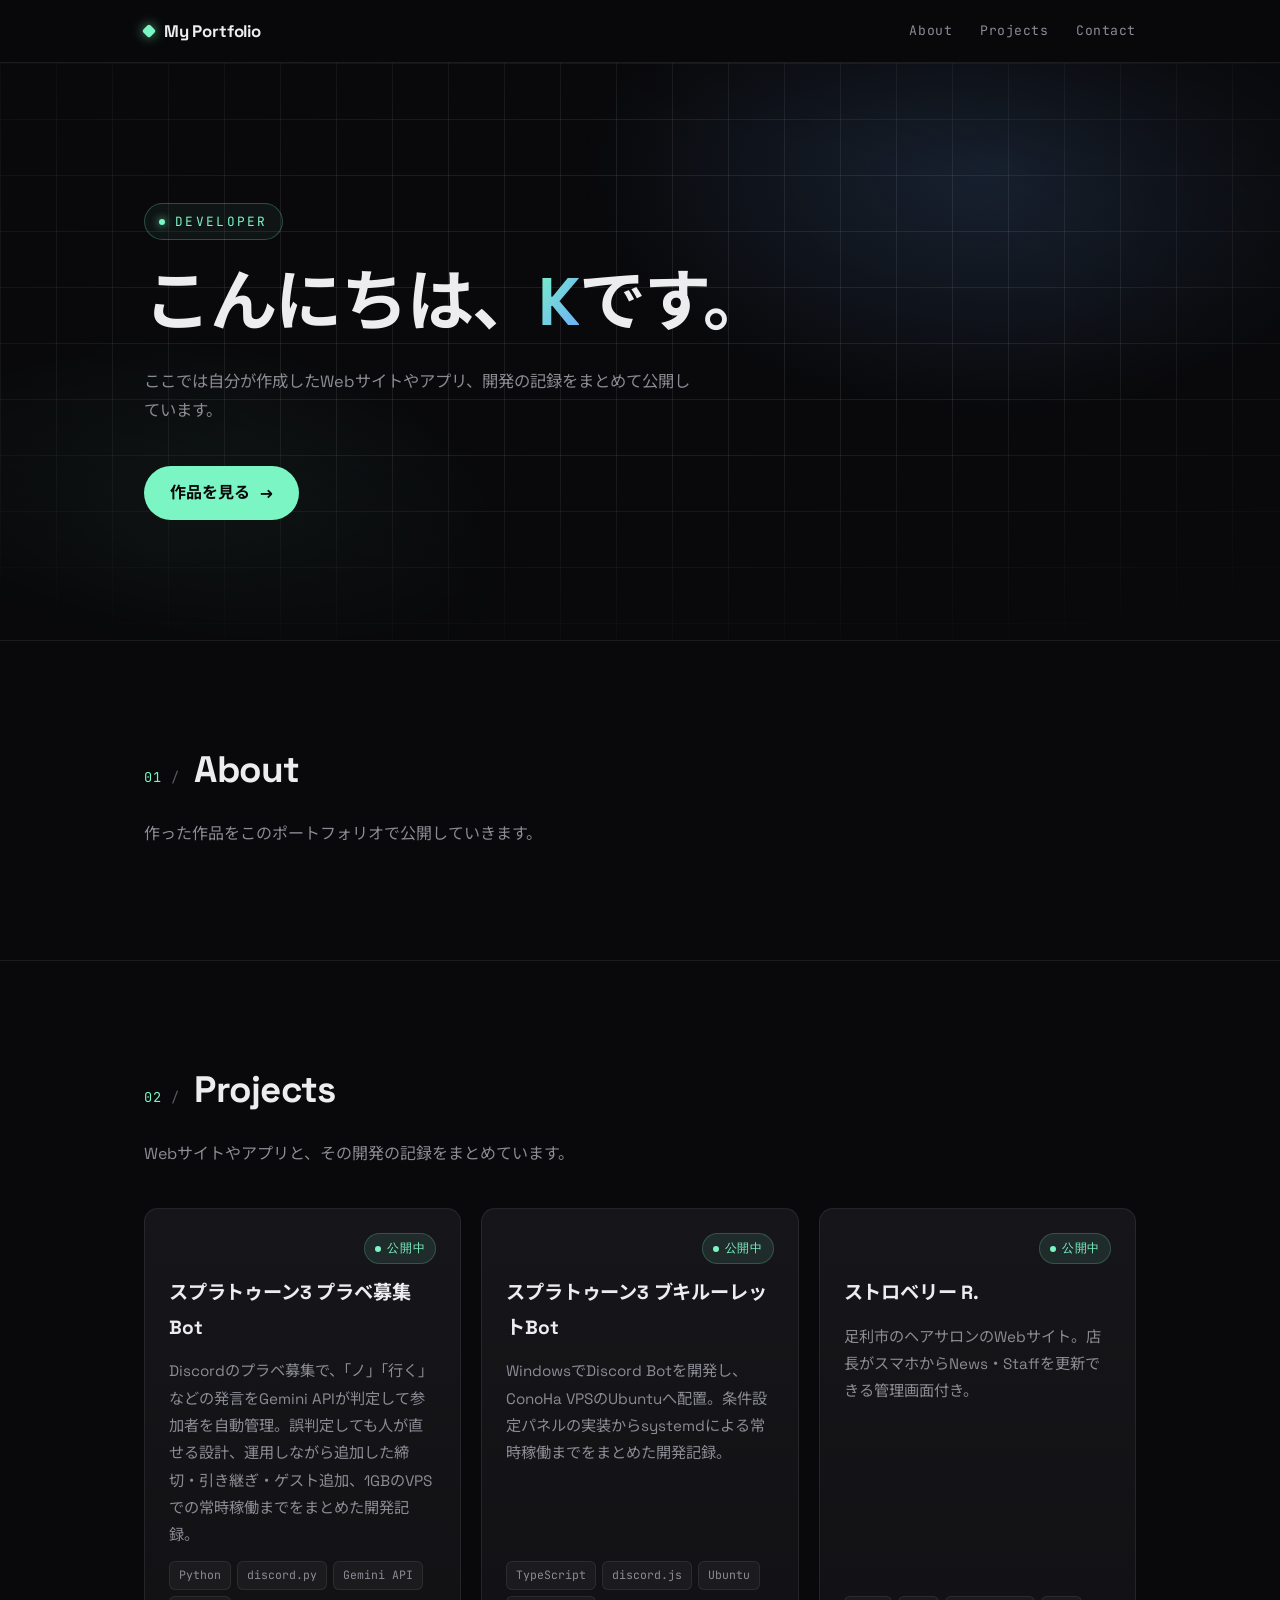
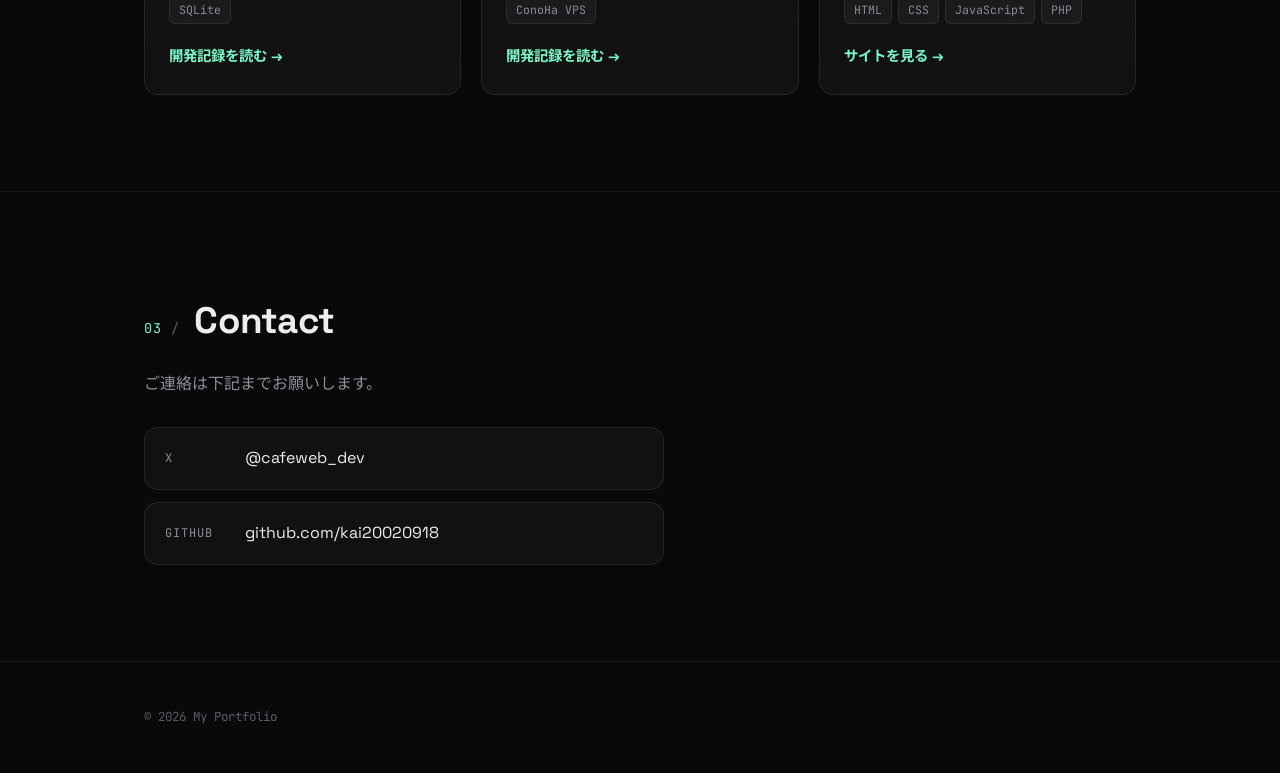
<file: index.html>
<!DOCTYPE html>
<html lang="ja">
<head>
<meta charset="UTF-8">
<meta name="viewport" content="width=device-width, initial-scale=1.0">
<meta name="theme-color" content="#09090b">
<title>Portfolio</title>
<link rel="preconnect" href="https://fonts.googleapis.com">
<link rel="preconnect" href="https://fonts.gstatic.com" crossorigin>
<link href="https://fonts.googleapis.com/css2?family=Space+Grotesk:wght@400;500;700&family=JetBrains+Mono:wght@400;500&family=Noto+Sans+JP:wght@400;500;700&display=swap" rel="stylesheet">
<link rel="stylesheet" href="css/style.css?v=20261002">
<script>
  // 開いたときのフリッカー演出は、1回の訪問（タブを閉じるまで）につき1回だけ
  (function () {
    try {
      if (window.matchMedia("(prefers-reduced-motion: reduce)").matches) return;
      if (sessionStorage.getItem("intro-played")) return;
      sessionStorage.setItem("intro-played", "1");
    } catch (e) {
      return;
    }
    document.documentElement.classList.add("intro");
  })();
</script>
</head>
<body>

<header class="site-header">
  <div class="container header-inner">
    <a href="#top" class="logo"><span class="logo-mark" aria-hidden="true"></span>My Portfolio</a>
    <nav class="nav">
      <a href="#about">About</a>
      <a href="#projects">Projects</a>
      <a href="#contact">Contact</a>
    </nav>
  </div>
</header>

<main>
  <section id="top" class="hero">
    <div class="hero-bg" aria-hidden="true"></div>
    <div class="container">
      <p class="eyebrow"><span class="eyebrow-dot" aria-hidden="true"></span>Developer</p>
      <h1>こんにちは、<span class="accent-text">K</span>です。</h1>
      <p class="hero-lead">
        ここでは自分が作成したWebサイトやアプリ、開発の記録をまとめて公開しています。
      </p>
      <a href="#projects" class="btn">作品を見る <span aria-hidden="true">→</span></a>
    </div>
  </section>

  <section id="about" class="about">
    <div class="container">
      <h2 class="section-title"><span class="section-num">01</span>About</h2>
      <p>
        作った作品をこのポートフォリオで公開していきます。
      </p>
    </div>
  </section>

  <section id="projects" class="projects">
    <div class="container">
      <h2 class="section-title"><span class="section-num">02</span>Projects</h2>
      <p class="section-lead">Webサイトやアプリと、その開発の記録をまとめています。</p>
      <div id="project-list" class="project-grid">
        <!-- Cards are injected by js/main.js from js/projects-data.js -->
      </div>
    </div>
  </section>

  <section id="contact" class="contact">
    <div class="container">
      <h2 class="section-title"><span class="section-num">03</span>Contact</h2>
      <p>ご連絡は下記までお願いします。</p>
      <ul class="contact-list">
        <li><span class="contact-label">X</span><a href="https://x.com/cafeweb_dev" target="_blank" rel="noopener noreferrer">@cafeweb_dev</a></li>
        <li><span class="contact-label">GitHub</span><a href="https://github.com/kai20020918" target="_blank" rel="noopener">github.com/kai20020918</a></li>
      </ul>
    </div>
  </section>
</main>

<footer class="site-footer">
  <div class="container">
    <p>&copy; <span id="year"></span> My Portfolio</p>
  </div>
</footer>

<script src="js/projects-data.js?v=20261017"></script>
<script src="js/main.js?v=20261017"></script>
</body>
</html>
</file>
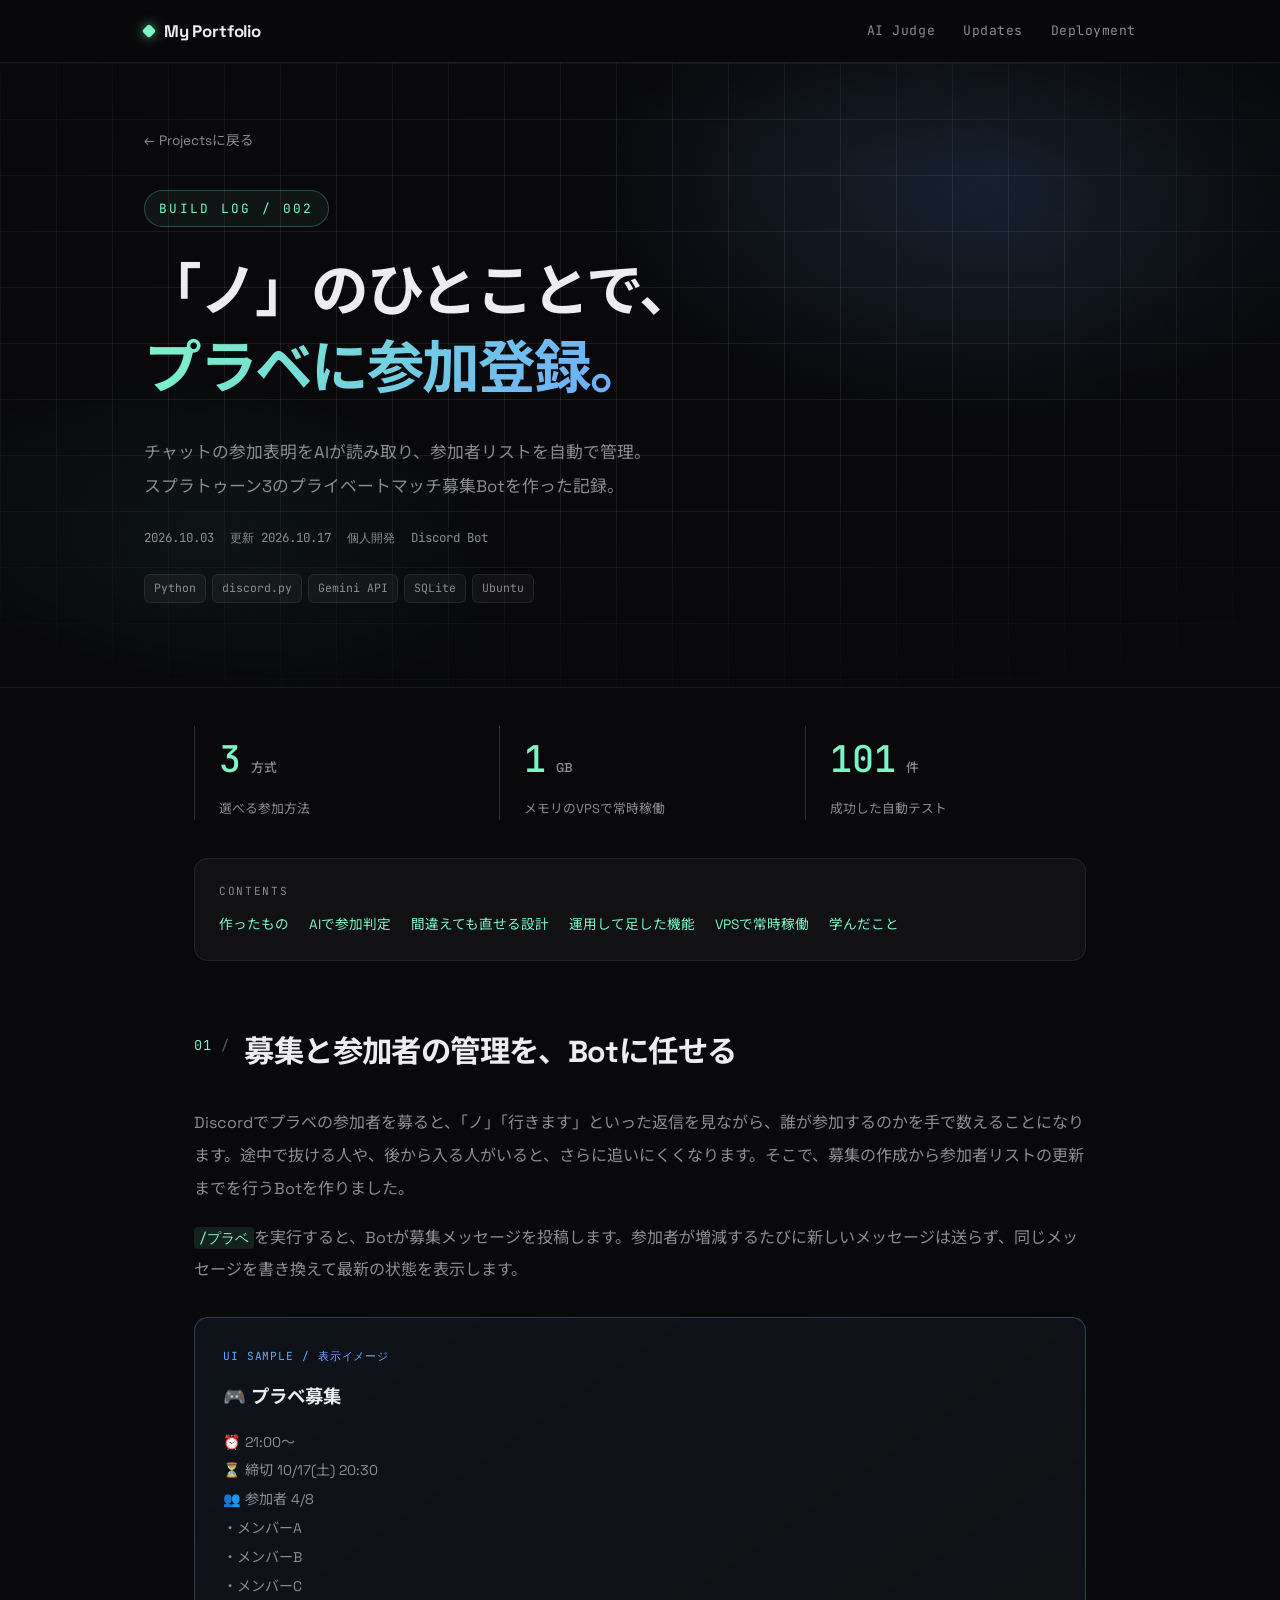
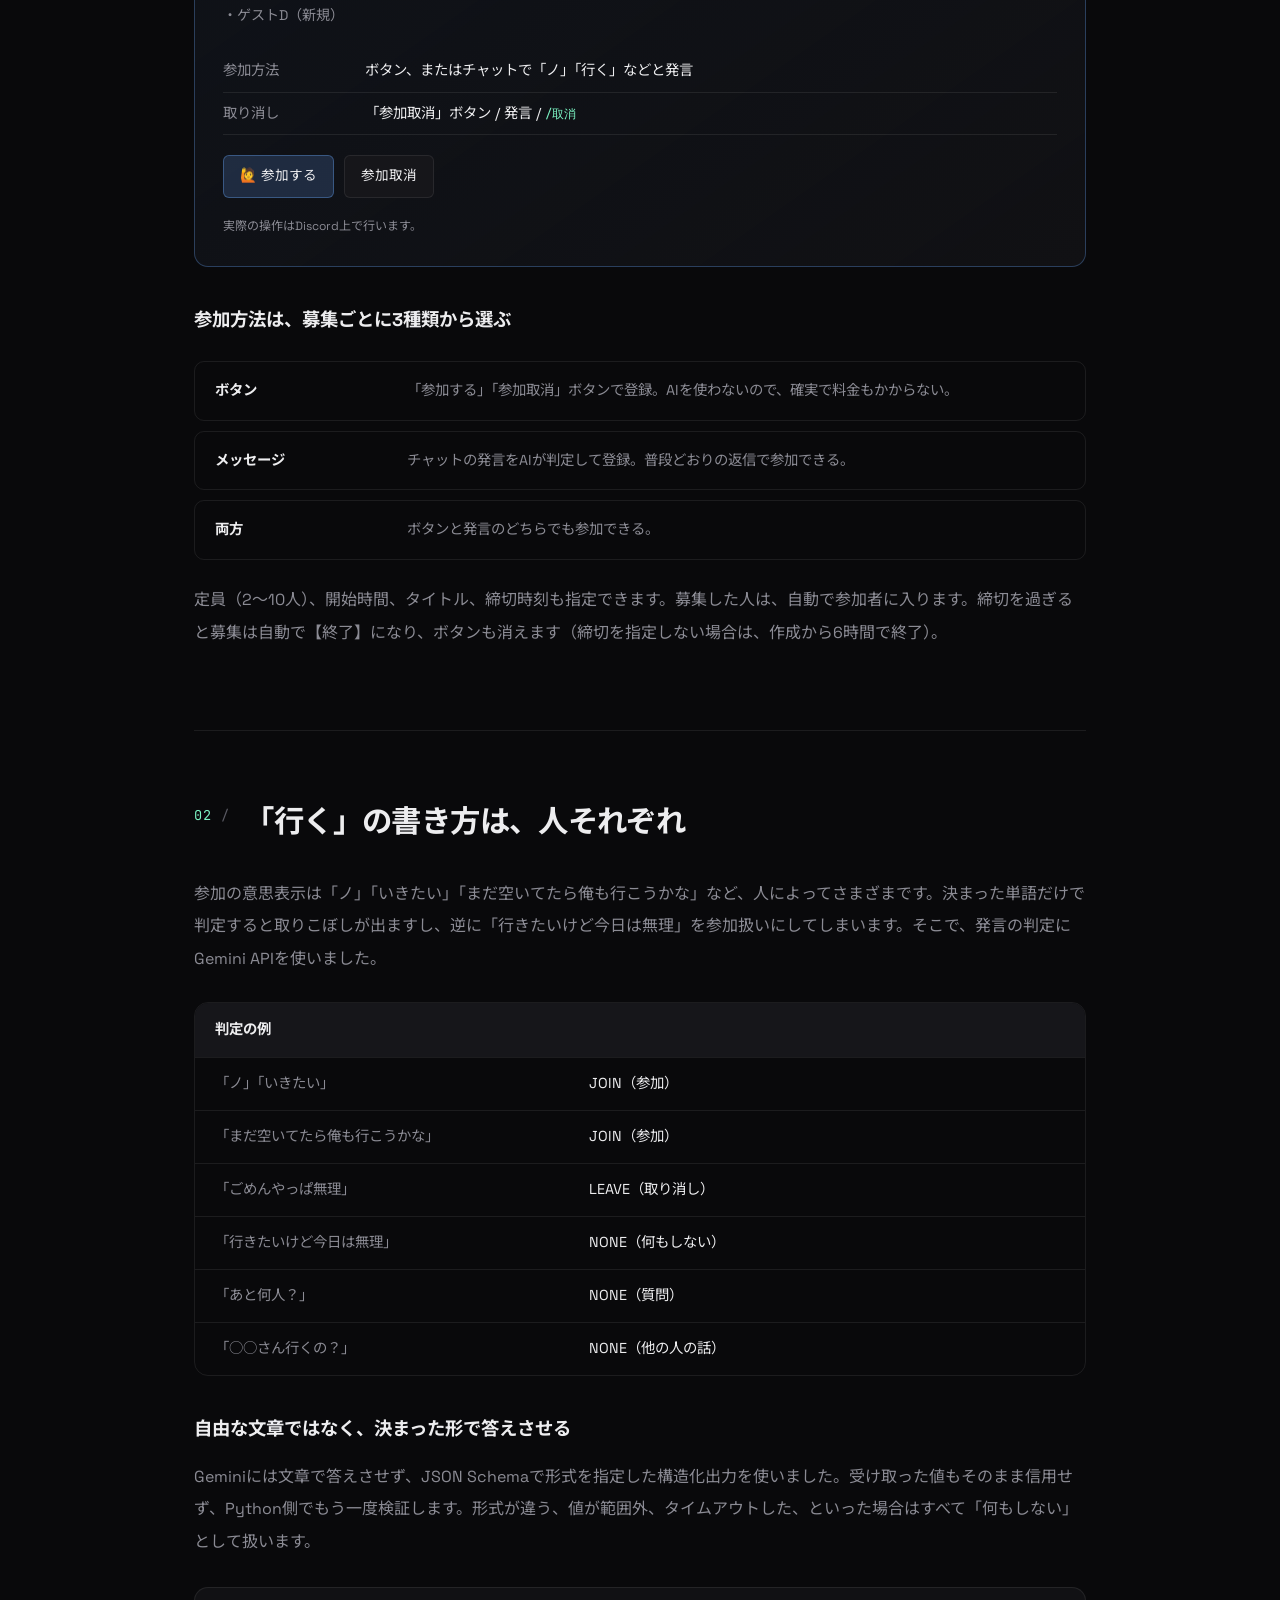
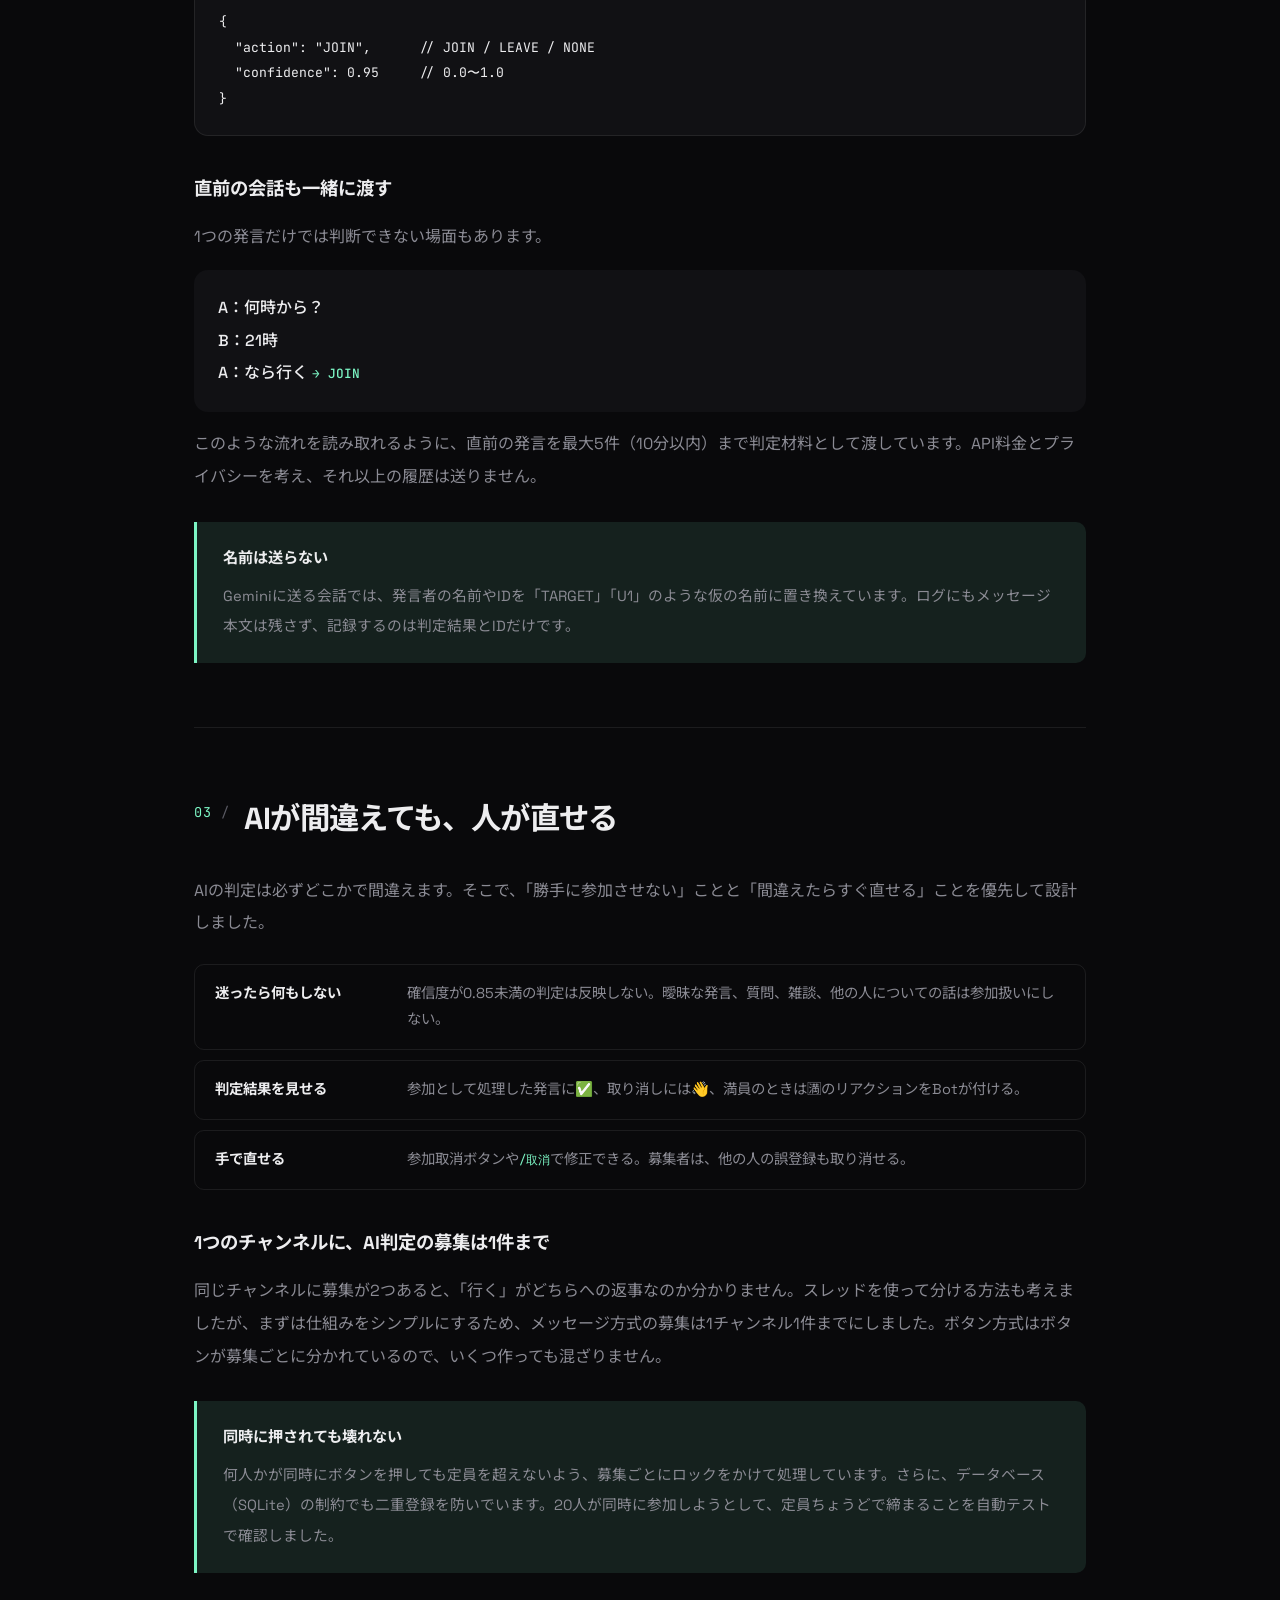
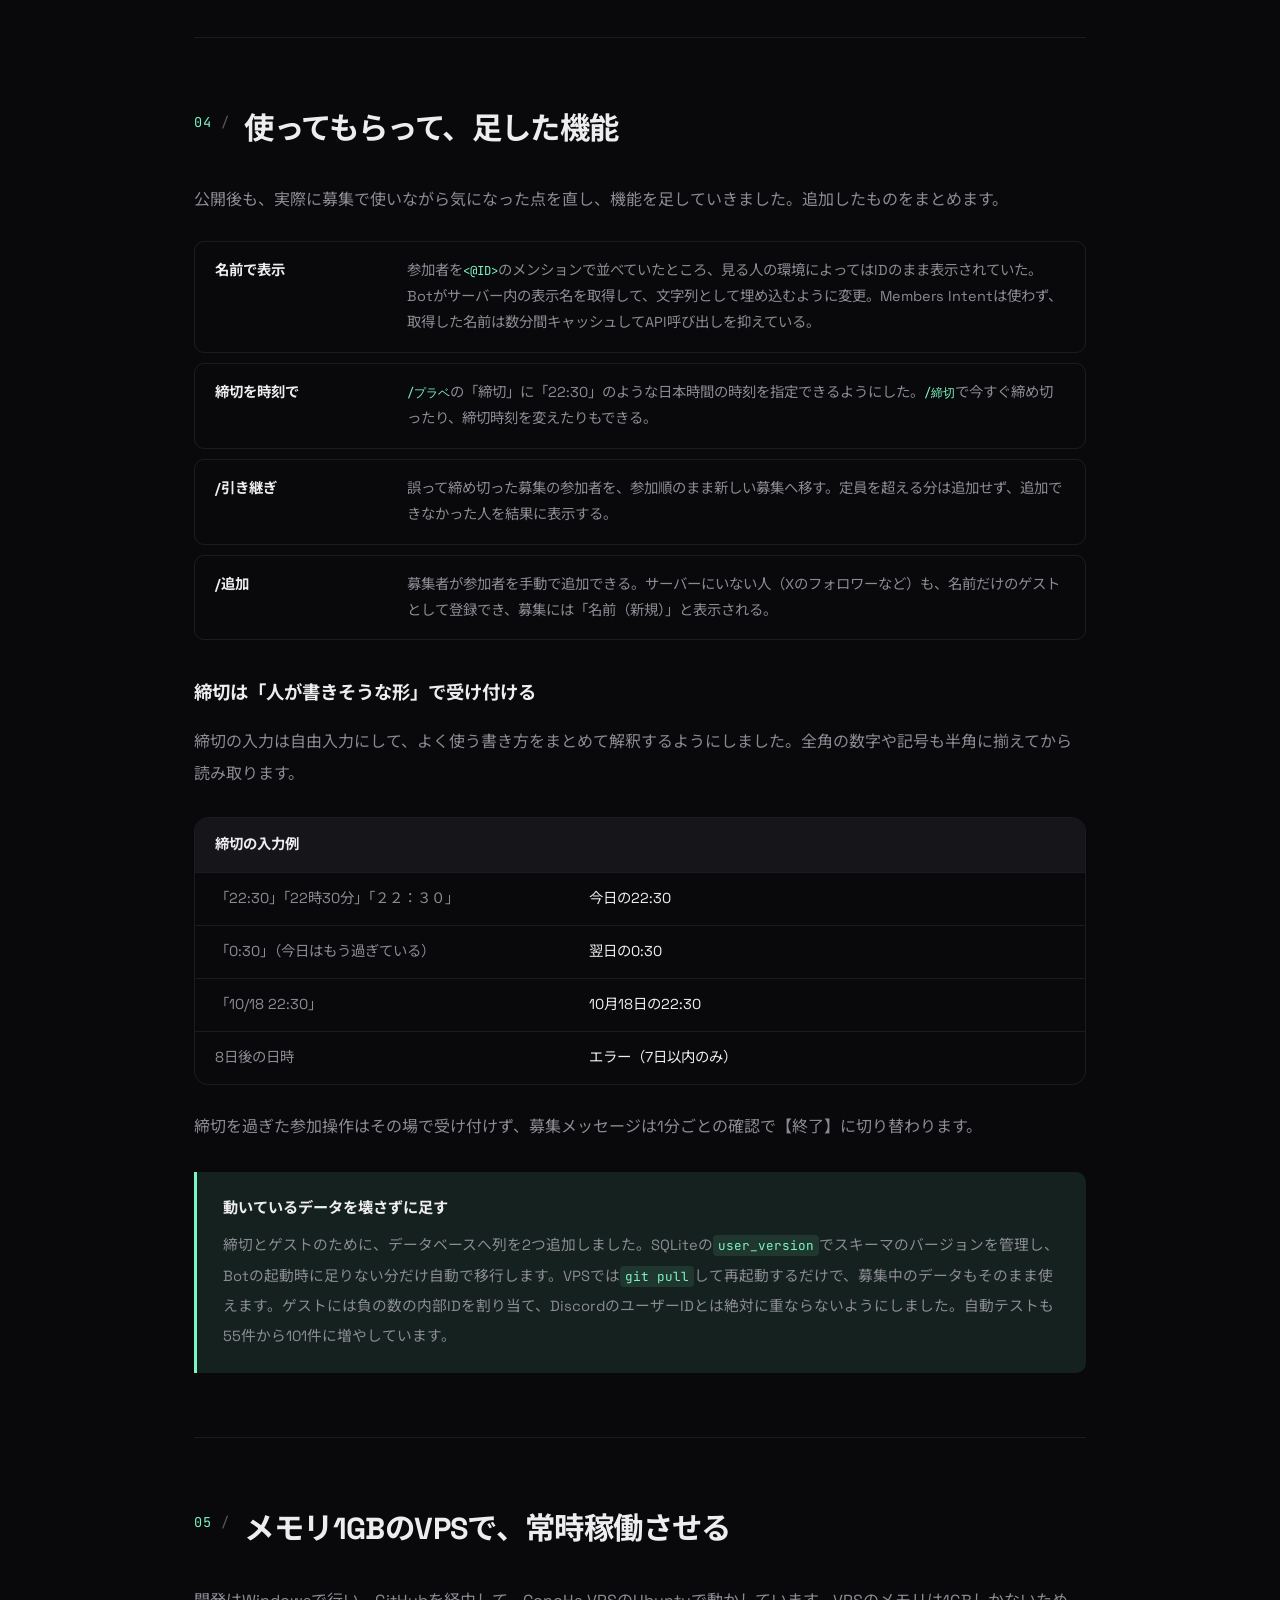
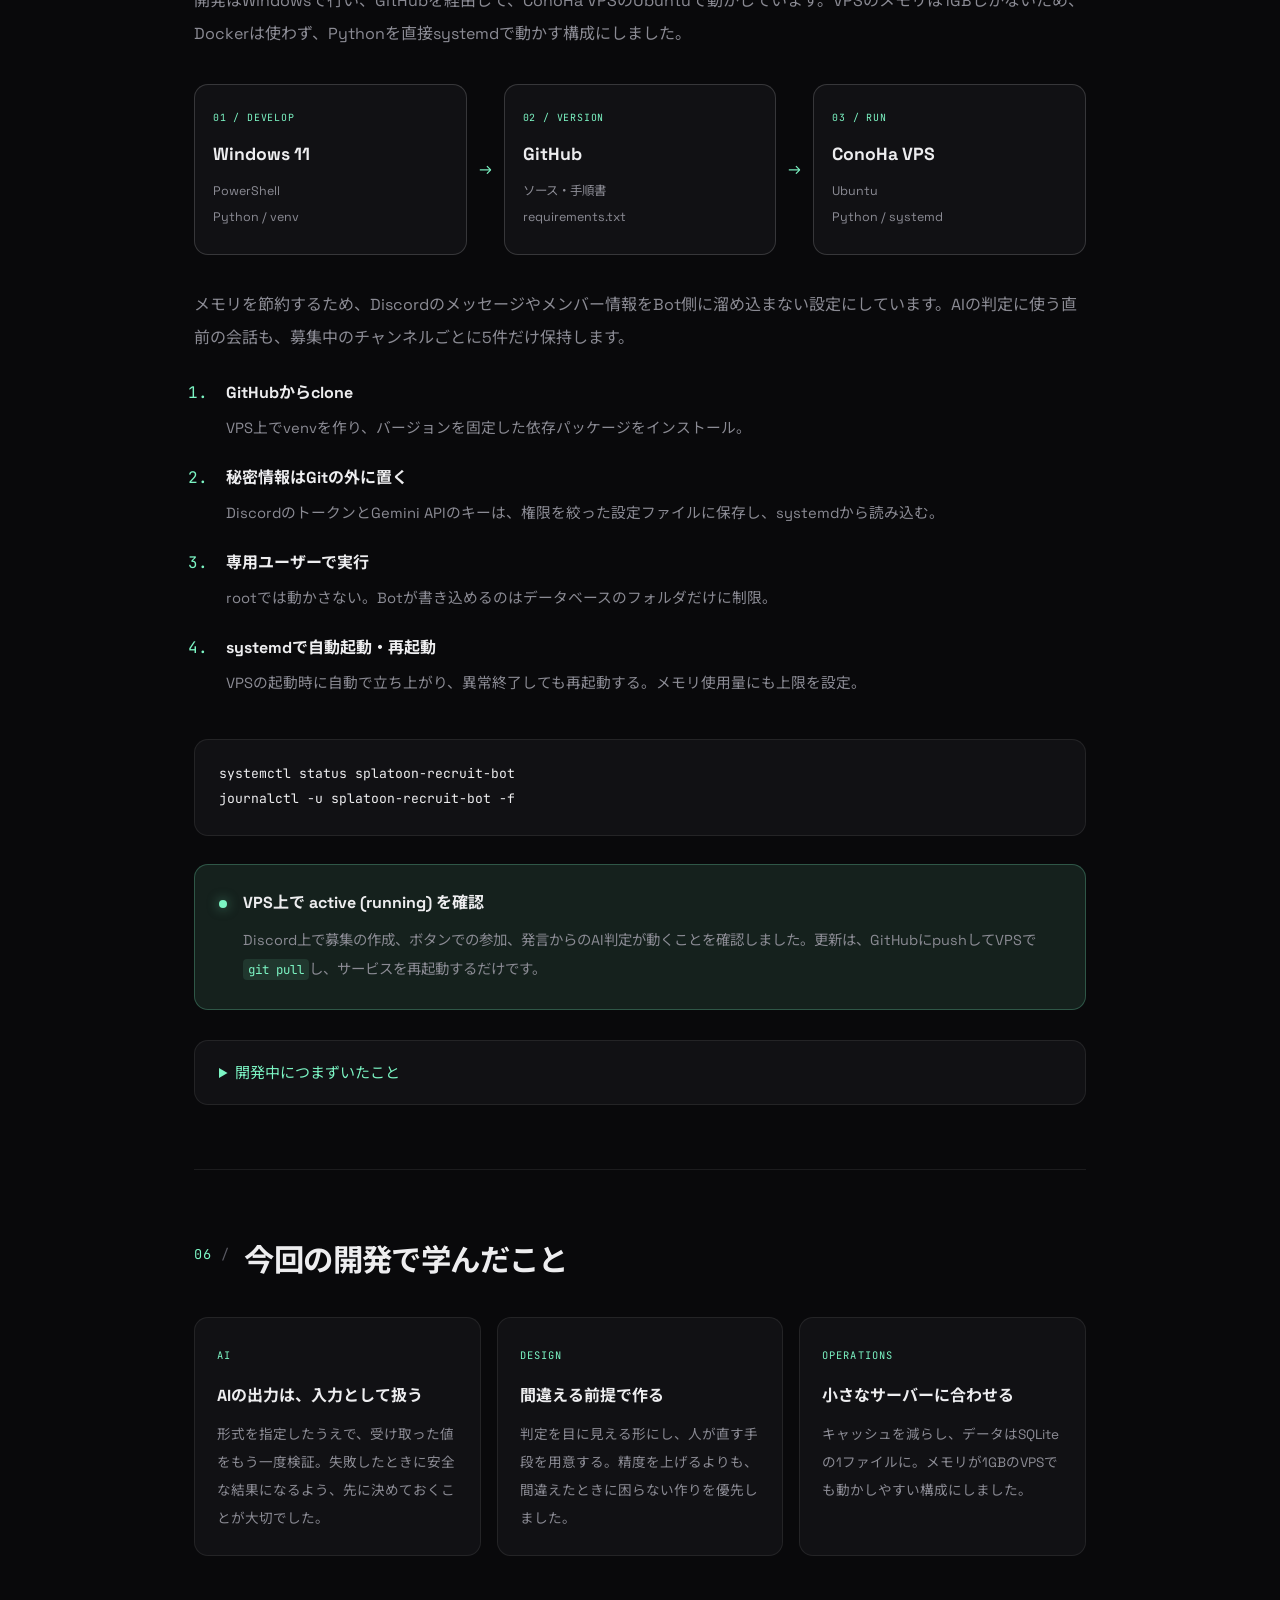
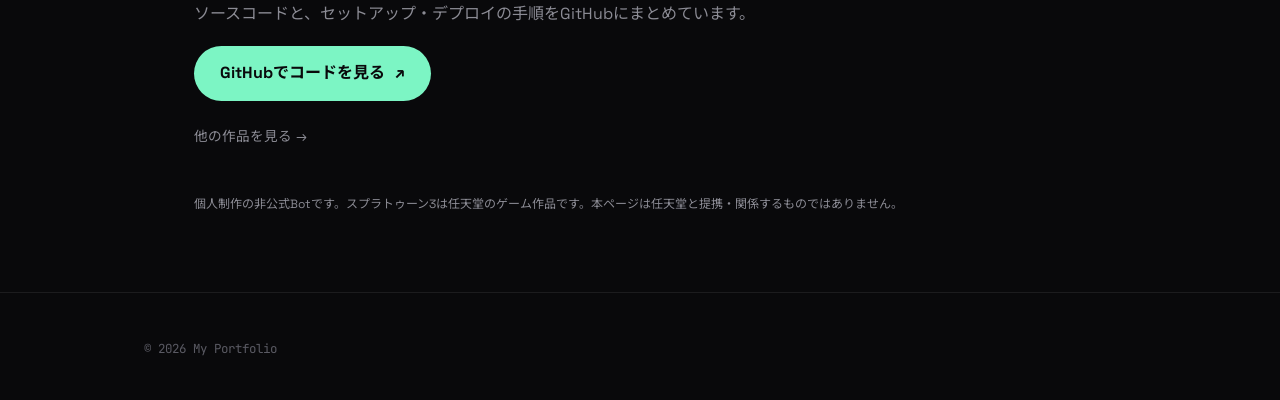
<file: spl3-private/index.html>
<!DOCTYPE html>
<html lang="ja">
<head>
<meta charset="UTF-8">
<meta name="viewport" content="width=device-width, initial-scale=1.0">
<meta name="theme-color" content="#09090b">
<meta name="description" content="スプラトゥーン3のプライベートマッチ募集を管理するDiscord Botの開発記録。Gemini APIによる参加意思の判定、運用しながら追加した締切・引き継ぎ・手動追加、ConoHa VPSのUbuntuとsystemdによる常時稼働まで。">
<title>プラベ募集Bot 開発記録 | My Portfolio</title>
<link rel="preconnect" href="https://fonts.googleapis.com">
<link rel="preconnect" href="https://fonts.gstatic.com" crossorigin>
<link href="https://fonts.googleapis.com/css2?family=Space+Grotesk:wght@400;500;700&family=JetBrains+Mono:wght@400;500&family=Noto+Sans+JP:wght@400;500;700&display=swap" rel="stylesheet">
<link rel="stylesheet" href="../css/style.css?v=20261017">
<link rel="stylesheet" href="../css/roulette-story.css?v=20261017">
</head>
<body class="story-page">
<a class="skip-link" href="#article">本文へ移動</a>
<header class="site-header">
  <div class="container header-inner">
    <a href="../" class="logo"><span class="logo-mark" aria-hidden="true"></span>My Portfolio</a>
    <nav class="nav" aria-label="ページ内ナビゲーション"><a href="#ai">AI Judge</a><a href="#updates">Updates</a><a href="#deployment">Deployment</a></nav>
  </div>
</header>
<main id="article">
  <article>
    <div class="story-hero">
      <div class="hero-bg" aria-hidden="true"></div>
      <div class="container">
        <a class="back-link" href="../#projects">← Projectsに戻る</a>
        <p class="eyebrow">BUILD LOG / 002</p>
        <h1>「ノ」のひとことで、<br><span class="accent-text">プラベに参加登録。</span></h1>
        <p class="story-intro">チャットの参加表明をAIが読み取り、参加者リストを自動で管理。<br class="desktop-break">スプラトゥーン3のプライベートマッチ募集Botを作った記録。</p>
        <div class="story-meta"><time datetime="2026-10-03">2026.10.03</time><span>更新 <time datetime="2026-10-17">2026.10.17</time></span><span>個人開発</span><span>Discord Bot</span></div>
        <div class="tag-list"><span class="tag">Python</span><span class="tag">discord.py</span><span class="tag">Gemini API</span><span class="tag">SQLite</span><span class="tag">Ubuntu</span></div>
      </div>
    </div>
    <div class="container story-body">
      <div class="story-stats" aria-label="今回の実装の規模">
        <div><strong>3<span>方式</span></strong><p>選べる参加方法</p></div>
        <div><strong>1<span>GB</span></strong><p>メモリのVPSで常時稼働</p></div>
        <div><strong>101<span>件</span></strong><p>成功した自動テスト</p></div>
      </div>
      <nav class="story-toc" aria-label="目次"><span>CONTENTS</span><a href="#overview">作ったもの</a><a href="#ai">AIで参加判定</a><a href="#safety">間違えても直せる設計</a><a href="#updates">運用して足した機能</a><a href="#deployment">VPSで常時稼働</a><a href="#lessons">学んだこと</a></nav>

      <section id="overview" class="story-section">
        <h2 class="section-title"><span class="section-num">01</span>募集と参加者の管理を、Botに任せる</h2>
        <p>Discordでプラベの参加者を募ると、「ノ」「行きます」といった返信を見ながら、誰が参加するのかを手で数えることになります。途中で抜ける人や、後から入る人がいると、さらに追いにくくなります。そこで、募集の作成から参加者リストの更新までを行うBotを作りました。</p>
        <p><code>/プラベ</code>を実行すると、Botが募集メッセージを投稿します。参加者が増減するたびに新しいメッセージは送らず、同じメッセージを書き換えて最新の状態を表示します。</p>
        <div class="panel-example" aria-label="募集メッセージの表示イメージ">
          <div class="panel-example-header"><span class="sample-label">UI SAMPLE / 表示イメージ</span><strong>🎮 プラベ募集</strong></div>
          <p>⏰ 21:00～<br>⏳ 締切 10/17(土) 20:30<br>👥 参加者 4/8<br>・メンバーA<br>・メンバーB<br>・メンバーC<br>・ゲストD（新規）</p>
          <dl><div><dt>参加方法</dt><dd>ボタン、またはチャットで「ノ」「行く」などと発言</dd></div><div><dt>取り消し</dt><dd>「参加取消」ボタン / 発言 / <code>/取消</code></dd></div></dl>
          <div class="sample-actions" aria-hidden="true"><span>🙋 参加する</span><span>参加取消</span></div>
          <p class="sample-caption">実際の操作はDiscord上で行います。</p>
        </div>
        <h3>参加方法は、募集ごとに3種類から選ぶ</h3>
        <ul class="rule-list"><li><strong>ボタン</strong><span>「参加する」「参加取消」ボタンで登録。AIを使わないので、確実で料金もかからない。</span></li><li><strong>メッセージ</strong><span>チャットの発言をAIが判定して登録。普段どおりの返信で参加できる。</span></li><li><strong>両方</strong><span>ボタンと発言のどちらでも参加できる。</span></li></ul>
        <p>定員（2〜10人）、開始時間、タイトル、締切時刻も指定できます。募集した人は、自動で参加者に入ります。締切を過ぎると募集は自動で【終了】になり、ボタンも消えます（締切を指定しない場合は、作成から6時間で終了）。</p>
      </section>

      <section id="ai" class="story-section">
        <h2 class="section-title"><span class="section-num">02</span>「行く」の書き方は、人それぞれ</h2>
        <p>参加の意思表示は「ノ」「いきたい」「まだ空いてたら俺も行こうかな」など、人によってさまざまです。決まった単語だけで判定すると取りこぼしが出ますし、逆に「行きたいけど今日は無理」を参加扱いにしてしまいます。そこで、発言の判定にGemini APIを使いました。</p>
        <div class="story-table-wrap"><table><caption>判定の例</caption><tbody><tr><th scope="row">「ノ」「いきたい」</th><td>JOIN（参加）</td></tr><tr><th scope="row">「まだ空いてたら俺も行こうかな」</th><td>JOIN（参加）</td></tr><tr><th scope="row">「ごめんやっぱ無理」</th><td>LEAVE（取り消し）</td></tr><tr><th scope="row">「行きたいけど今日は無理」</th><td>NONE（何もしない）</td></tr><tr><th scope="row">「あと何人？」</th><td>NONE（質問）</td></tr><tr><th scope="row">「○○さん行くの？」</th><td>NONE（他の人の話）</td></tr></tbody></table></div>
        <h3>自由な文章ではなく、決まった形で答えさせる</h3>
        <p>Geminiには文章で答えさせず、JSON Schemaで形式を指定した構造化出力を使いました。受け取った値もそのまま信用せず、Python側でもう一度検証します。形式が違う、値が範囲外、タイムアウトした、といった場合はすべて「何もしない」として扱います。</p>
        <pre><code>{
  "action": "JOIN",      // JOIN / LEAVE / NONE
  "confidence": 0.95     // 0.0〜1.0
}</code></pre>
        <h3>直前の会話も一緒に渡す</h3>
        <p>1つの発言だけでは判断できない場面もあります。</p>
        <p class="formula">A：何時から？<br>B：21時<br>A：なら行く <span>→ JOIN</span></p>
        <p>このような流れを読み取れるように、直前の発言を最大5件（10分以内）まで判定材料として渡しています。API料金とプライバシーを考え、それ以上の履歴は送りません。</p>
        <div class="story-note"><strong>名前は送らない</strong><p>Geminiに送る会話では、発言者の名前やIDを「TARGET」「U1」のような仮の名前に置き換えています。ログにもメッセージ本文は残さず、記録するのは判定結果とIDだけです。</p></div>
      </section>

      <section id="safety" class="story-section">
        <h2 class="section-title"><span class="section-num">03</span>AIが間違えても、人が直せる</h2>
        <p>AIの判定は必ずどこかで間違えます。そこで、「勝手に参加させない」ことと「間違えたらすぐ直せる」ことを優先して設計しました。</p>
        <ul class="rule-list"><li><strong>迷ったら何もしない</strong><span>確信度が0.85未満の判定は反映しない。曖昧な発言、質問、雑談、他の人についての話は参加扱いにしない。</span></li><li><strong>判定結果を見せる</strong><span>参加として処理した発言に✅、取り消しには👋、満員のときは🈵のリアクションをBotが付ける。</span></li><li><strong>手で直せる</strong><span>参加取消ボタンや<code>/取消</code>で修正できる。募集者は、他の人の誤登録も取り消せる。</span></li></ul>
        <h3>1つのチャンネルに、AI判定の募集は1件まで</h3>
        <p>同じチャンネルに募集が2つあると、「行く」がどちらへの返事なのか分かりません。スレッドを使って分ける方法も考えましたが、まずは仕組みをシンプルにするため、メッセージ方式の募集は1チャンネル1件までにしました。ボタン方式はボタンが募集ごとに分かれているので、いくつ作っても混ざりません。</p>
        <div class="story-note"><strong>同時に押されても壊れない</strong><p>何人かが同時にボタンを押しても定員を超えないよう、募集ごとにロックをかけて処理しています。さらに、データベース（SQLite）の制約でも二重登録を防いでいます。20人が同時に参加しようとして、定員ちょうどで締まることを自動テストで確認しました。</p></div>
      </section>

      <section id="updates" class="story-section">
        <h2 class="section-title"><span class="section-num">04</span>使ってもらって、足した機能</h2>
        <p>公開後も、実際に募集で使いながら気になった点を直し、機能を足していきました。追加したものをまとめます。</p>
        <ul class="rule-list"><li><strong>名前で表示</strong><span>参加者を<code>&lt;@ID&gt;</code>のメンションで並べていたところ、見る人の環境によってはIDのまま表示されていた。Botがサーバー内の表示名を取得して、文字列として埋め込むように変更。Members Intentは使わず、取得した名前は数分間キャッシュしてAPI呼び出しを抑えている。</span></li><li><strong>締切を時刻で</strong><span><code>/プラベ</code>の「締切」に「22:30」のような日本時間の時刻を指定できるようにした。<code>/締切</code>で今すぐ締め切ったり、締切時刻を変えたりもできる。</span></li><li><strong>/引き継ぎ</strong><span>誤って締め切った募集の参加者を、参加順のまま新しい募集へ移す。定員を超える分は追加せず、追加できなかった人を結果に表示する。</span></li><li><strong>/追加</strong><span>募集者が参加者を手動で追加できる。サーバーにいない人（Xのフォロワーなど）も、名前だけのゲストとして登録でき、募集には「名前（新規）」と表示される。</span></li></ul>
        <h3>締切は「人が書きそうな形」で受け付ける</h3>
        <p>締切の入力は自由入力にして、よく使う書き方をまとめて解釈するようにしました。全角の数字や記号も半角に揃えてから読み取ります。</p>
        <div class="story-table-wrap"><table><caption>締切の入力例</caption><tbody><tr><th scope="row">「22:30」「22時30分」「２２：３０」</th><td>今日の22:30</td></tr><tr><th scope="row">「0:30」（今日はもう過ぎている）</th><td>翌日の0:30</td></tr><tr><th scope="row">「10/18 22:30」</th><td>10月18日の22:30</td></tr><tr><th scope="row">8日後の日時</th><td>エラー（7日以内のみ）</td></tr></tbody></table></div>
        <p>締切を過ぎた参加操作はその場で受け付けず、募集メッセージは1分ごとの確認で【終了】に切り替わります。</p>
        <div class="story-note"><strong>動いているデータを壊さずに足す</strong><p>締切とゲストのために、データベースへ列を2つ追加しました。SQLiteの<code>user_version</code>でスキーマのバージョンを管理し、Botの起動時に足りない分だけ自動で移行します。VPSでは<code>git pull</code>して再起動するだけで、募集中のデータもそのまま使えます。ゲストには負の数の内部IDを割り当て、DiscordのユーザーIDとは絶対に重ならないようにしました。自動テストも55件から101件に増やしています。</p></div>
      </section>

      <section id="deployment" class="story-section">
        <h2 class="section-title"><span class="section-num">05</span>メモリ1GBのVPSで、常時稼働させる</h2>
        <p>開発はWindowsで行い、GitHubを経由して、ConoHa VPSのUbuntuで動かしています。VPSのメモリは1GBしかないため、Dockerは使わず、Pythonを直接systemdで動かす構成にしました。</p>
        <div class="deployment-flow" aria-label="Windowsで開発、GitHubで管理、ConoHa VPSで実行">
          <div><span>01 / DEVELOP</span><strong>Windows 11</strong><p>PowerShell<br>Python / venv</p></div><span class="flow-arrow" aria-hidden="true">→</span><div><span>02 / VERSION</span><strong>GitHub</strong><p>ソース・手順書<br>requirements.txt</p></div><span class="flow-arrow" aria-hidden="true">→</span><div><span>03 / RUN</span><strong>ConoHa VPS</strong><p>Ubuntu<br>Python / systemd</p></div>
        </div>
        <p>メモリを節約するため、Discordのメッセージやメンバー情報をBot側に溜め込まない設定にしています。AIの判定に使う直前の会話も、募集中のチャンネルごとに5件だけ保持します。</p>
        <ol class="deployment-steps"><li><strong>GitHubからclone</strong><p>VPS上でvenvを作り、バージョンを固定した依存パッケージをインストール。</p></li><li><strong>秘密情報はGitの外に置く</strong><p>DiscordのトークンとGemini APIのキーは、権限を絞った設定ファイルに保存し、systemdから読み込む。</p></li><li><strong>専用ユーザーで実行</strong><p>rootでは動かさない。Botが書き込めるのはデータベースのフォルダだけに制限。</p></li><li><strong>systemdで自動起動・再起動</strong><p>VPSの起動時に自動で立ち上がり、異常終了しても再起動する。メモリ使用量にも上限を設定。</p></li></ol>
        <pre><code>systemctl status splatoon-recruit-bot
journalctl -u splatoon-recruit-bot -f</code></pre>
        <div class="deployment-result"><span class="result-dot" aria-hidden="true"></span><div><strong>VPS上で active (running) を確認</strong><p>Discord上で募集の作成、ボタンでの参加、発言からのAI判定が動くことを確認しました。更新は、GitHubにpushしてVPSで<code>git pull</code>し、サービスを再起動するだけです。</p></div></div>
        <details><summary>開発中につまずいたこと</summary><div><h3>コマンド登録で「Missing Access」</h3><p>ログインは成功したのに、スラッシュコマンドの登録で403エラーになりました。指定したサーバーIDとBotの招待設定を見直して解決しました。原因が分かりやすいよう、このエラーのときは確認すべき点をログに出すようにしています。</p><h3>Message Content Intentが無効</h3><p>発言の内容を読むには、Discord Developer Portalで特別な権限（Intent）を有効にする必要がありました。ボタン方式だけで使う場合はこの権限を要求しないようにして、必要な権限を最小限にしています。</p><h3>公開リポジトリにメールアドレス</h3><p>コミットに個人のメールアドレスが記録されていました。GitHubの非公開用アドレスに書き換えて、履歴を置き換えました。</p></div></details>
      </section>

      <section id="lessons" class="story-section">
        <h2 class="section-title"><span class="section-num">06</span>今回の開発で学んだこと</h2>
        <div class="lesson-grid"><div><span>AI</span><h3>AIの出力は、入力として扱う</h3><p>形式を指定したうえで、受け取った値をもう一度検証。失敗したときに安全な結果になるよう、先に決めておくことが大切でした。</p></div><div><span>DESIGN</span><h3>間違える前提で作る</h3><p>判定を目に見える形にし、人が直す手段を用意する。精度を上げるよりも、間違えたときに困らない作りを優先しました。</p></div><div><span>OPERATIONS</span><h3>小さなサーバーに合わせる</h3><p>キャッシュを減らし、データはSQLiteの1ファイルに。メモリが1GBのVPSでも動かしやすい構成にしました。</p></div></div>
        <div class="story-closing"><p>ソースコードと、セットアップ・デプロイの手順をGitHubにまとめています。</p><a class="btn" href="https://github.com/kai20020918/spl3_private_bot" target="_blank" rel="noopener">GitHubでコードを見る <span aria-hidden="true">↗</span></a><a class="back-link" href="../#projects">他の作品を見る →</a></div>
        <p class="story-disclaimer">個人制作の非公式Botです。スプラトゥーン3は任天堂のゲーム作品です。本ページは任天堂と提携・関係するものではありません。</p>
      </section>
    </div>
  </article>
</main>
<footer class="site-footer"><div class="container"><p>&copy; 2026 My Portfolio</p></div></footer>
</body>
</html>
</file>
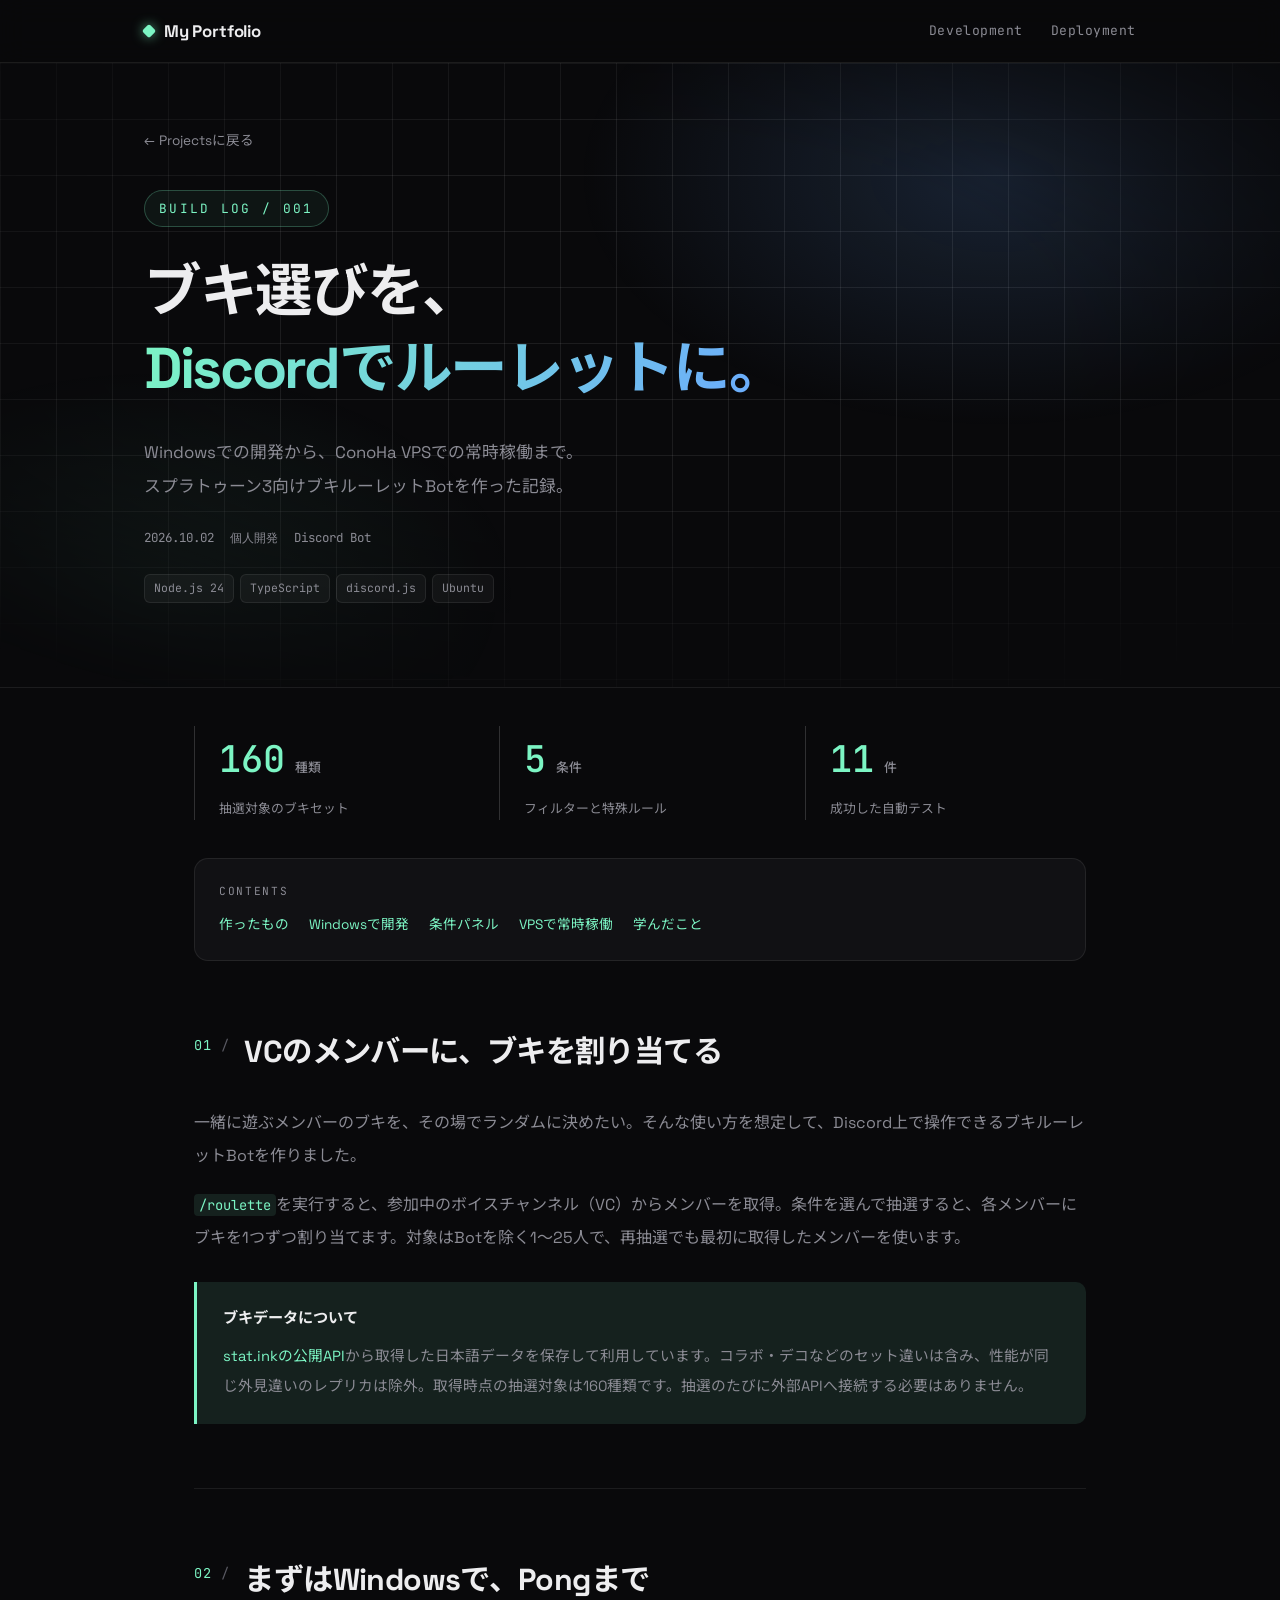
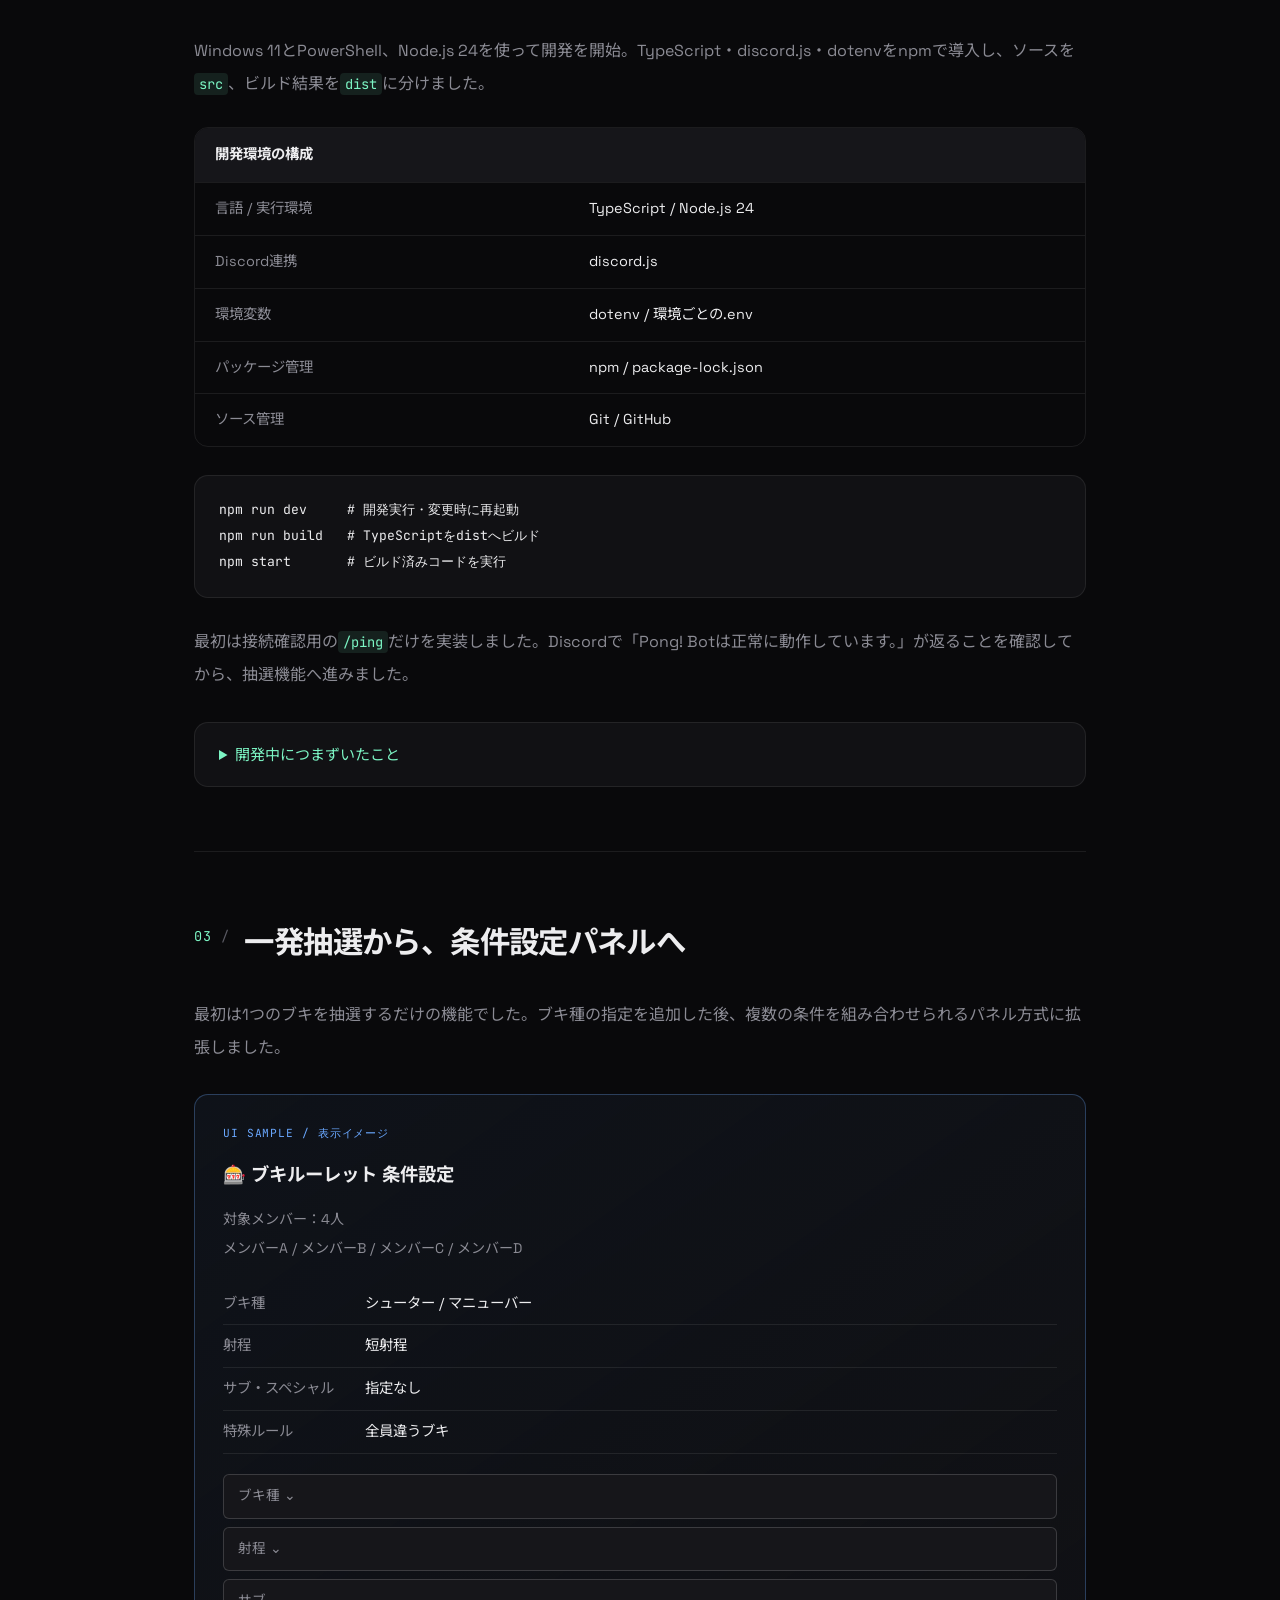
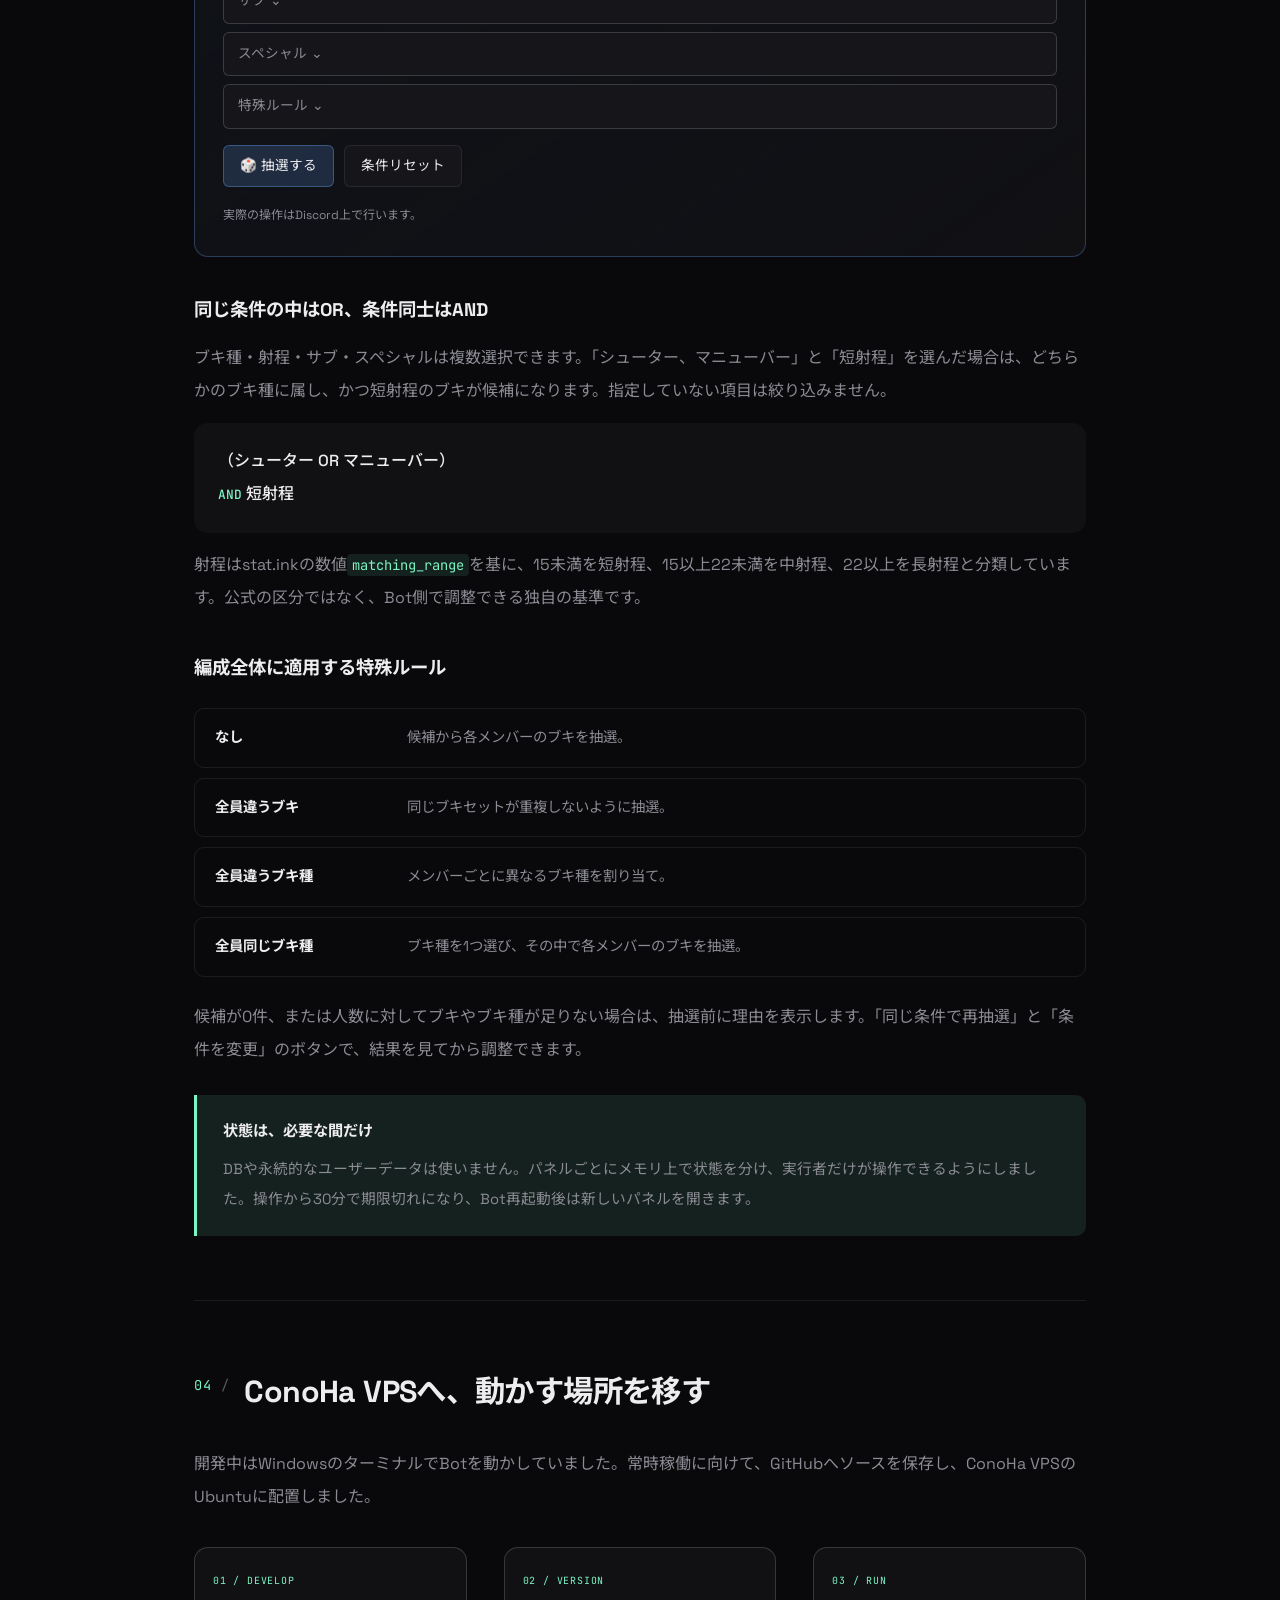
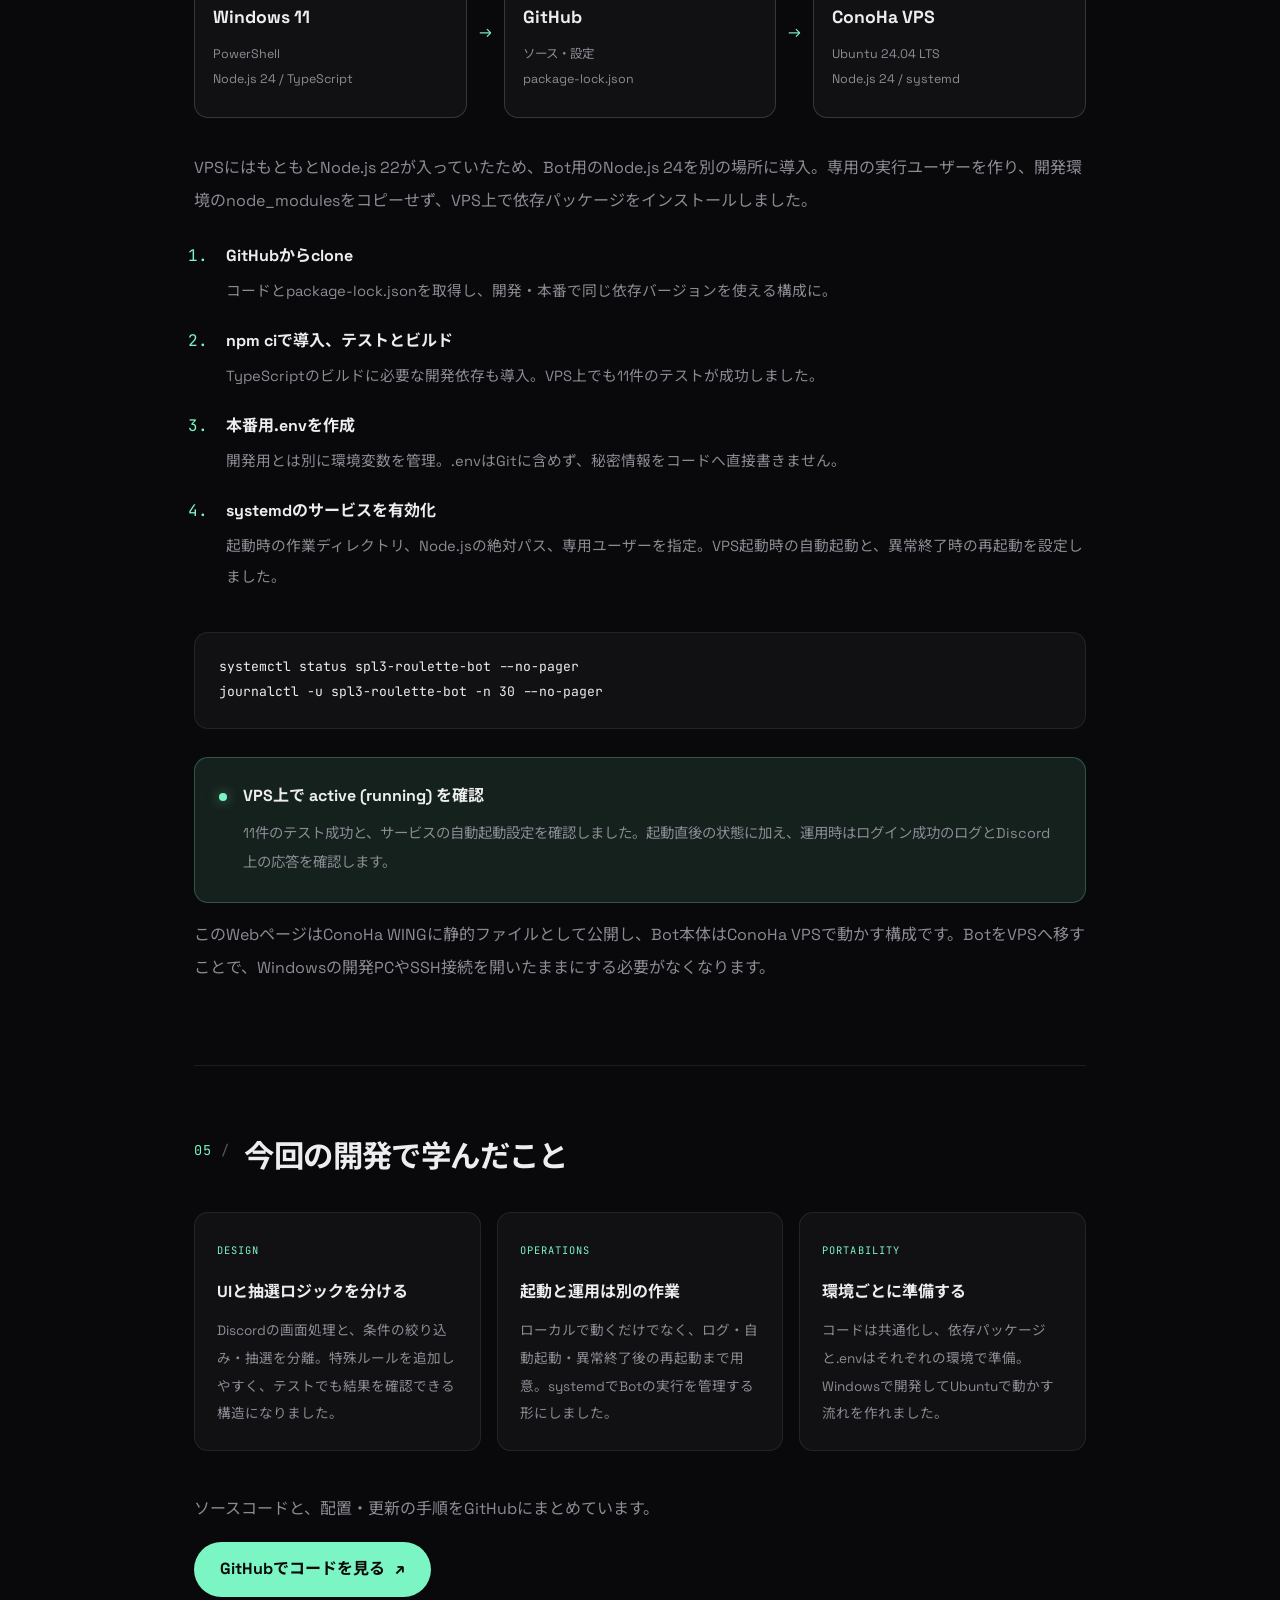
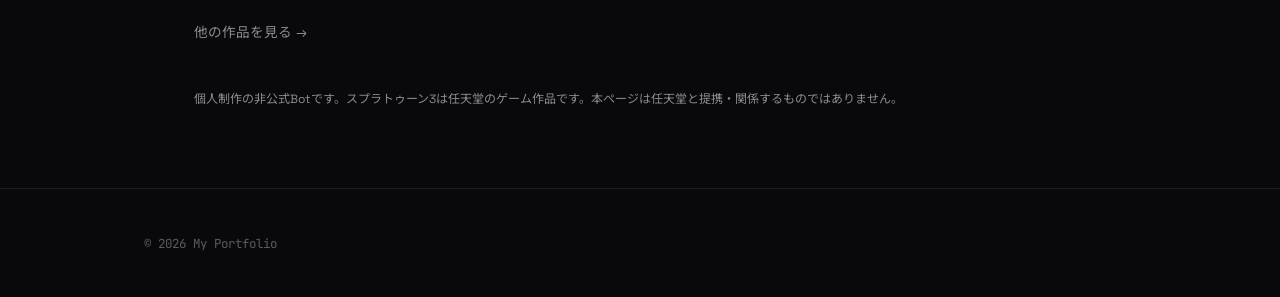
<file: spl3-roulette/index.html>
<!DOCTYPE html>
<html lang="ja">
<head>
<meta charset="UTF-8">
<meta name="viewport" content="width=device-width, initial-scale=1.0">
<meta name="theme-color" content="#09090b">
<meta name="description" content="スプラトゥーン3向けDiscordブキルーレットBotの開発記録。Windows・TypeScriptでの実装から、ConoHa VPSのUbuntuとsystemdによる常時稼働まで。">
<title>ブキルーレットBot 開発記録 | My Portfolio</title>
<link rel="preconnect" href="https://fonts.googleapis.com">
<link rel="preconnect" href="https://fonts.gstatic.com" crossorigin>
<link href="https://fonts.googleapis.com/css2?family=Space+Grotesk:wght@400;500;700&family=JetBrains+Mono:wght@400;500&family=Noto+Sans+JP:wght@400;500;700&display=swap" rel="stylesheet">
<link rel="stylesheet" href="../css/style.css?v=20261002">
<link rel="stylesheet" href="../css/roulette-story.css?v=20261002">
</head>
<body class="story-page">
<a class="skip-link" href="#article">本文へ移動</a>
<header class="site-header">
  <div class="container header-inner">
    <a href="../" class="logo"><span class="logo-mark" aria-hidden="true"></span>My Portfolio</a>
    <nav class="nav" aria-label="ページ内ナビゲーション"><a href="#development">Development</a><a href="#deployment">Deployment</a></nav>
  </div>
</header>
<main id="article">
  <article>
    <div class="story-hero">
      <div class="hero-bg" aria-hidden="true"></div>
      <div class="container">
        <a class="back-link" href="../#projects">← Projectsに戻る</a>
        <p class="eyebrow">BUILD LOG / 001</p>
        <h1>ブキ選びを、<br><span class="accent-text">Discordでルーレットに。</span></h1>
        <p class="story-intro">Windowsでの開発から、ConoHa VPSでの常時稼働まで。<br class="desktop-break">スプラトゥーン3向けブキルーレットBotを作った記録。</p>
        <div class="story-meta"><time datetime="2026-10-02">2026.10.02</time><span>個人開発</span><span>Discord Bot</span></div>
        <div class="tag-list"><span class="tag">Node.js 24</span><span class="tag">TypeScript</span><span class="tag">discord.js</span><span class="tag">Ubuntu</span></div>
      </div>
    </div>
    <div class="container story-body">
      <div class="story-stats" aria-label="今回の実装の規模">
        <div><strong>160<span>種類</span></strong><p>抽選対象のブキセット</p></div>
        <div><strong>5<span>条件</span></strong><p>フィルターと特殊ルール</p></div>
        <div><strong>11<span>件</span></strong><p>成功した自動テスト</p></div>
      </div>
      <nav class="story-toc" aria-label="目次"><span>CONTENTS</span><a href="#overview">作ったもの</a><a href="#development">Windowsで開発</a><a href="#panel">条件パネル</a><a href="#deployment">VPSで常時稼働</a><a href="#lessons">学んだこと</a></nav>
      <section id="overview" class="story-section">
        <h2 class="section-title"><span class="section-num">01</span>VCのメンバーに、ブキを割り当てる</h2>
        <p>一緒に遊ぶメンバーのブキを、その場でランダムに決めたい。そんな使い方を想定して、Discord上で操作できるブキルーレットBotを作りました。</p>
        <p><code>/roulette</code>を実行すると、参加中のボイスチャンネル（VC）からメンバーを取得。条件を選んで抽選すると、各メンバーにブキを1つずつ割り当てます。対象はBotを除く1〜25人で、再抽選でも最初に取得したメンバーを使います。</p>
        <div class="story-note"><strong>ブキデータについて</strong><p><a href="https://stat.ink/api/v3/weapon" target="_blank" rel="noopener">stat.inkの公開API</a>から取得した日本語データを保存して利用しています。コラボ・デコなどのセット違いは含み、性能が同じ外見違いのレプリカは除外。取得時点の抽選対象は160種類です。抽選のたびに外部APIへ接続する必要はありません。</p></div>
      </section>
      <section id="development" class="story-section">
        <h2 class="section-title"><span class="section-num">02</span>まずはWindowsで、Pongまで</h2>
        <p>Windows 11とPowerShell、Node.js 24を使って開発を開始。TypeScript・discord.js・dotenvをnpmで導入し、ソースを<code>src</code>、ビルド結果を<code>dist</code>に分けました。</p>
        <div class="story-table-wrap"><table><caption>開発環境の構成</caption><tbody><tr><th scope="row">言語 / 実行環境</th><td>TypeScript / Node.js 24</td></tr><tr><th scope="row">Discord連携</th><td>discord.js</td></tr><tr><th scope="row">環境変数</th><td>dotenv / 環境ごとの.env</td></tr><tr><th scope="row">パッケージ管理</th><td>npm / package-lock.json</td></tr><tr><th scope="row">ソース管理</th><td>Git / GitHub</td></tr></tbody></table></div>
        <pre><code>npm run dev     # 開発実行・変更時に再起動
npm run build   # TypeScriptをdistへビルド
npm start       # ビルド済みコードを実行</code></pre>
        <p>最初は接続確認用の<code>/ping</code>だけを実装しました。Discordで「Pong! Botは正常に動作しています。」が返ることを確認してから、抽選機能へ進みました。</p>
        <details><summary>開発中につまずいたこと</summary><div><h3>PowerShellからnpmが見つからない</h3><p>Node.js導入後も、開いていたPowerShellにはPATHが反映されていませんでした。Node.jsの配置を確認し、PATHを更新して<code>npm.cmd</code>で実行しました。</p><h3>Botはオンラインなのに、コマンドが出ない</h3><p>ログインとスラッシュコマンドの登録は別の処理です。Application IDとサーバーIDを.envに設定し、登録用scriptを実行して解決しました。</p><h3>「アプリケーションが応答しませんでした」</h3><p>コード更新中にBot本体が停止し、監視プロセスだけが残っていました。開発実行を再起動し、ログイン成功を確認してから抽選を試しました。</p></div></details>
      </section>
      <section id="panel" class="story-section">
        <h2 class="section-title"><span class="section-num">03</span>一発抽選から、条件設定パネルへ</h2>
        <p>最初は1つのブキを抽選するだけの機能でした。ブキ種の指定を追加した後、複数の条件を組み合わせられるパネル方式に拡張しました。</p>
        <div class="panel-example" aria-label="条件設定パネルの表示イメージ">
          <div class="panel-example-header"><span class="sample-label">UI SAMPLE / 表示イメージ</span><strong>🎰 ブキルーレット 条件設定</strong></div>
          <p>対象メンバー：4人<br>メンバーA / メンバーB / メンバーC / メンバーD</p>
          <dl><div><dt>ブキ種</dt><dd>シューター / マニューバー</dd></div><div><dt>射程</dt><dd>短射程</dd></div><div><dt>サブ・スペシャル</dt><dd>指定なし</dd></div><div><dt>特殊ルール</dt><dd>全員違うブキ</dd></div></dl>
          <div class="sample-menus" aria-hidden="true"><span>ブキ種 ⌄</span><span>射程 ⌄</span><span>サブ ⌄</span><span>スペシャル ⌄</span><span>特殊ルール ⌄</span></div>
          <div class="sample-actions" aria-hidden="true"><span>🎲 抽選する</span><span>条件リセット</span></div>
          <p class="sample-caption">実際の操作はDiscord上で行います。</p>
        </div>
        <h3>同じ条件の中はOR、条件同士はAND</h3>
        <p>ブキ種・射程・サブ・スペシャルは複数選択できます。「シューター、マニューバー」と「短射程」を選んだ場合は、どちらかのブキ種に属し、かつ短射程のブキが候補になります。指定していない項目は絞り込みません。</p>
        <p class="formula">（シューター OR マニューバー）<br><span>AND</span> 短射程</p>
        <p>射程はstat.inkの数値<code>matching_range</code>を基に、15未満を短射程、15以上22未満を中射程、22以上を長射程と分類しています。公式の区分ではなく、Bot側で調整できる独自の基準です。</p>
        <h3>編成全体に適用する特殊ルール</h3>
        <ul class="rule-list"><li><strong>なし</strong><span>候補から各メンバーのブキを抽選。</span></li><li><strong>全員違うブキ</strong><span>同じブキセットが重複しないように抽選。</span></li><li><strong>全員違うブキ種</strong><span>メンバーごとに異なるブキ種を割り当て。</span></li><li><strong>全員同じブキ種</strong><span>ブキ種を1つ選び、その中で各メンバーのブキを抽選。</span></li></ul>
        <p>候補が0件、または人数に対してブキやブキ種が足りない場合は、抽選前に理由を表示します。「同じ条件で再抽選」と「条件を変更」のボタンで、結果を見てから調整できます。</p>
        <div class="story-note"><strong>状態は、必要な間だけ</strong><p>DBや永続的なユーザーデータは使いません。パネルごとにメモリ上で状態を分け、実行者だけが操作できるようにしました。操作から30分で期限切れになり、Bot再起動後は新しいパネルを開きます。</p></div>
      </section>
      <section id="deployment" class="story-section">
        <h2 class="section-title"><span class="section-num">04</span>ConoHa VPSへ、動かす場所を移す</h2>
        <p>開発中はWindowsのターミナルでBotを動かしていました。常時稼働に向けて、GitHubへソースを保存し、ConoHa VPSのUbuntuに配置しました。</p>
        <div class="deployment-flow" aria-label="Windowsで開発、GitHubで管理、ConoHa VPSで実行">
          <div><span>01 / DEVELOP</span><strong>Windows 11</strong><p>PowerShell<br>Node.js 24 / TypeScript</p></div><span class="flow-arrow" aria-hidden="true">→</span><div><span>02 / VERSION</span><strong>GitHub</strong><p>ソース・設定<br>package-lock.json</p></div><span class="flow-arrow" aria-hidden="true">→</span><div><span>03 / RUN</span><strong>ConoHa VPS</strong><p>Ubuntu 24.04 LTS<br>Node.js 24 / systemd</p></div>
        </div>
        <p>VPSにはもともとNode.js 22が入っていたため、Bot用のNode.js 24を別の場所に導入。専用の実行ユーザーを作り、開発環境のnode_modulesをコピーせず、VPS上で依存パッケージをインストールしました。</p>
        <ol class="deployment-steps"><li><strong>GitHubからclone</strong><p>コードとpackage-lock.jsonを取得し、開発・本番で同じ依存バージョンを使える構成に。</p></li><li><strong>npm ciで導入、テストとビルド</strong><p>TypeScriptのビルドに必要な開発依存も導入。VPS上でも11件のテストが成功しました。</p></li><li><strong>本番用.envを作成</strong><p>開発用とは別に環境変数を管理。.envはGitに含めず、秘密情報をコードへ直接書きません。</p></li><li><strong>systemdのサービスを有効化</strong><p>起動時の作業ディレクトリ、Node.jsの絶対パス、専用ユーザーを指定。VPS起動時の自動起動と、異常終了時の再起動を設定しました。</p></li></ol>
        <pre><code>systemctl status spl3-roulette-bot --no-pager
journalctl -u spl3-roulette-bot -n 30 --no-pager</code></pre>
        <div class="deployment-result"><span class="result-dot" aria-hidden="true"></span><div><strong>VPS上で active (running) を確認</strong><p>11件のテスト成功と、サービスの自動起動設定を確認しました。起動直後の状態に加え、運用時はログイン成功のログとDiscord上の応答を確認します。</p></div></div>
        <p>このWebページはConoHa WINGに静的ファイルとして公開し、Bot本体はConoHa VPSで動かす構成です。BotをVPSへ移すことで、Windowsの開発PCやSSH接続を開いたままにする必要がなくなります。</p>
      </section>
      <section id="lessons" class="story-section">
        <h2 class="section-title"><span class="section-num">05</span>今回の開発で学んだこと</h2>
        <div class="lesson-grid"><div><span>DESIGN</span><h3>UIと抽選ロジックを分ける</h3><p>Discordの画面処理と、条件の絞り込み・抽選を分離。特殊ルールを追加しやすく、テストでも結果を確認できる構造になりました。</p></div><div><span>OPERATIONS</span><h3>起動と運用は別の作業</h3><p>ローカルで動くだけでなく、ログ・自動起動・異常終了後の再起動まで用意。systemdでBotの実行を管理する形にしました。</p></div><div><span>PORTABILITY</span><h3>環境ごとに準備する</h3><p>コードは共通化し、依存パッケージと.envはそれぞれの環境で準備。Windowsで開発してUbuntuで動かす流れを作れました。</p></div></div>
        <div class="story-closing"><p>ソースコードと、配置・更新の手順をGitHubにまとめています。</p><a class="btn" href="https://github.com/kai20020918/spl3_roulette_bot" target="_blank" rel="noopener">GitHubでコードを見る <span aria-hidden="true">↗</span></a><a class="back-link" href="../#projects">他の作品を見る →</a></div>
        <p class="story-disclaimer">個人制作の非公式Botです。スプラトゥーン3は任天堂のゲーム作品です。本ページは任天堂と提携・関係するものではありません。</p>
      </section>
    </div>
  </article>
</main>
<footer class="site-footer"><div class="container"><p>&copy; 2026 My Portfolio</p></div></footer>
</body>
</html>
</file>
<file: css/style.css>
:root {
  --bg: #09090b;
  --bg-alt: #111114;
  --bg-raised: #16161a;
  --text: #ededef;
  --text-muted: #8b8b94;
  --text-dim: #5a5a63;
  --accent: #7cf5c4;
  --accent-2: #6aa8ff;
  --accent-soft: rgba(124, 245, 196, 0.1);
  --border: rgba(255, 255, 255, 0.08);
  --border-strong: rgba(255, 255, 255, 0.16);
  --radius: 14px;
  --max-width: 1040px;
  --font-sans: "Space Grotesk", "Noto Sans JP", "Hiragino Kaku Gothic ProN", "Yu Gothic", sans-serif;
  --font-mono: "JetBrains Mono", ui-monospace, "SFMono-Regular", Consolas, monospace;
}

* {
  box-sizing: border-box;
}

html {
  scroll-behavior: smooth;
}

body {
  margin: 0;
  background: var(--bg);
  color: var(--text);
  font-family: var(--font-sans);
  line-height: 1.8;
  -webkit-font-smoothing: antialiased;
}

::selection {
  background: var(--accent);
  color: var(--bg);
}

.container {
  max-width: var(--max-width);
  margin: 0 auto;
  padding: 0 24px;
}

a {
  color: var(--accent);
  text-decoration: none;
  transition: color 0.2s ease;
}

a:focus-visible,
.btn:focus-visible {
  outline: 2px solid var(--accent);
  outline-offset: 3px;
  border-radius: 6px;
}

/* Header */
.site-header {
  position: sticky;
  top: 0;
  z-index: 10;
  background: rgba(9, 9, 11, 0.72);
  backdrop-filter: blur(14px);
  -webkit-backdrop-filter: blur(14px);
  border-bottom: 1px solid var(--border);
}

.header-inner {
  display: flex;
  align-items: center;
  justify-content: space-between;
  padding: 16px 24px;
}

.logo {
  display: inline-flex;
  align-items: center;
  gap: 10px;
  color: var(--text);
  font-weight: 700;
  font-size: 1.05rem;
  letter-spacing: -0.01em;
}

.logo-mark {
  width: 10px;
  height: 10px;
  border-radius: 2px;
  background: var(--accent);
  box-shadow: 0 0 12px rgba(124, 245, 196, 0.7);
  transform: rotate(45deg);
}

.nav {
  display: flex;
  gap: 28px;
}

.nav a {
  color: var(--text-muted);
  font-family: var(--font-mono);
  font-size: 0.82rem;
  letter-spacing: 0.04em;
}

.nav a:hover {
  color: var(--text);
}

/* Hero */
.hero {
  position: relative;
  overflow: hidden;
  padding: 140px 0 120px;
  border-top: 0;
}

.hero-bg {
  position: absolute;
  inset: 0;
  pointer-events: none;
  background:
    radial-gradient(600px 360px at 78% 18%, rgba(106, 168, 255, 0.16), transparent 70%),
    radial-gradient(520px 320px at 12% 85%, rgba(124, 245, 196, 0.1), transparent 70%),
    linear-gradient(var(--border) 1px, transparent 1px) 0 0 / 56px 56px,
    linear-gradient(90deg, var(--border) 1px, transparent 1px) 0 0 / 56px 56px;
  -webkit-mask-image: radial-gradient(ellipse 80% 70% at 50% 40%, #000 40%, transparent 100%);
  mask-image: radial-gradient(ellipse 80% 70% at 50% 40%, #000 40%, transparent 100%);
}

.hero .container {
  position: relative;
}

.eyebrow {
  display: inline-flex;
  align-items: center;
  gap: 10px;
  color: var(--accent);
  font-family: var(--font-mono);
  font-size: 0.8rem;
  letter-spacing: 0.18em;
  text-transform: uppercase;
  margin: 0 0 22px;
  padding: 6px 14px;
  border: 1px solid rgba(124, 245, 196, 0.25);
  border-radius: 999px;
  background: rgba(124, 245, 196, 0.05);
}

.eyebrow-dot {
  width: 6px;
  height: 6px;
  border-radius: 50%;
  background: var(--accent);
  box-shadow: 0 0 8px var(--accent);
  animation: pulse 2.4s ease-in-out infinite;
}

@keyframes pulse {
  50% { opacity: 0.35; }
}

.hero h1 {
  font-size: clamp(2.2rem, 6vw, 4.2rem);
  font-weight: 700;
  line-height: 1.2;
  letter-spacing: -0.02em;
  margin: 0 0 24px;
}

.accent-text {
  background: linear-gradient(120deg, var(--accent), var(--accent-2));
  -webkit-background-clip: text;
  background-clip: text;
  color: transparent;
}

.hero-lead {
  color: var(--text-muted);
  max-width: 560px;
  margin: 0 0 40px;
  font-size: 1.02rem;
}

.btn {
  display: inline-flex;
  align-items: center;
  gap: 10px;
  background: var(--accent);
  color: var(--bg);
  padding: 13px 26px;
  border-radius: 999px;
  font-weight: 700;
  transition: transform 0.2s ease, box-shadow 0.2s ease;
}

.btn:hover {
  transform: translateY(-2px);
  box-shadow: 0 10px 30px -8px rgba(124, 245, 196, 0.6);
}

.btn span {
  transition: transform 0.2s ease;
}

.btn:hover span {
  transform: translateX(3px);
}

/* Sections */
section {
  padding: 96px 0;
  border-top: 1px solid var(--border);
}

.section-title {
  display: flex;
  align-items: baseline;
  gap: 14px;
  font-size: clamp(1.7rem, 3.5vw, 2.3rem);
  font-weight: 700;
  letter-spacing: -0.02em;
  margin: 0 0 16px;
}

.section-num {
  font-family: var(--font-mono);
  font-size: 0.85rem;
  font-weight: 400;
  color: var(--accent);
  letter-spacing: 0.08em;
}

.section-num::after {
  content: " /";
  color: var(--text-dim);
}

section p {
  color: var(--text-muted);
}

.section-lead {
  margin: 0 0 40px;
}

/* Projects */
.project-grid {
  display: grid;
  grid-template-columns: repeat(auto-fill, minmax(280px, 1fr));
  gap: 20px;
}

.project-card {
  position: relative;
  background: linear-gradient(180deg, var(--bg-raised), var(--bg-alt));
  border: 1px solid var(--border);
  border-radius: var(--radius);
  padding: 24px;
  display: flex;
  flex-direction: column;
  gap: 12px;
  transition: border-color 0.25s ease, transform 0.25s ease, box-shadow 0.25s ease;
}

.project-card:hover {
  border-color: rgba(124, 245, 196, 0.35);
  transform: translateY(-4px);
  box-shadow: 0 20px 40px -20px rgba(124, 245, 196, 0.25);
}

.project-card h3 {
  margin: 0;
  font-size: 1.2rem;
  letter-spacing: -0.01em;
}

.project-card p {
  margin: 0;
  color: var(--text-muted);
  font-size: 0.95rem;
  flex-grow: 1;
}

.project-card-top {
  display: flex;
  justify-content: flex-end;
}

.status {
  display: inline-flex;
  align-items: center;
  gap: 6px;
  font-family: var(--font-mono);
  font-size: 0.72rem;
  letter-spacing: 0.06em;
  padding: 4px 10px;
  border-radius: 999px;
  background: var(--accent-soft);
  color: var(--accent);
  border: 1px solid rgba(124, 245, 196, 0.2);
}

.status::before {
  content: "";
  width: 6px;
  height: 6px;
  border-radius: 50%;
  background: currentColor;
}

.status-planned {
  background: rgba(255, 255, 255, 0.04);
  color: var(--text-muted);
  border-color: var(--border);
}

.status-in-progress {
  background: rgba(251, 191, 36, 0.08);
  color: #fbbf24;
  border-color: rgba(251, 191, 36, 0.2);
}

.tag-list {
  display: flex;
  flex-wrap: wrap;
  gap: 6px;
}

.tag {
  font-family: var(--font-mono);
  font-size: 0.72rem;
  padding: 3px 9px;
  border-radius: 6px;
  background: rgba(255, 255, 255, 0.04);
  border: 1px solid var(--border);
  color: var(--text-muted);
}

.project-link {
  margin-top: 8px;
  font-weight: 700;
  font-size: 0.9rem;
}

.project-link:hover {
  color: var(--text);
}

.project-link.is-disabled {
  color: var(--text-dim);
  cursor: default;
  pointer-events: none;
}

.empty {
  color: var(--text-muted);
}

/* Contact */
.contact-list {
  list-style: none;
  padding: 0;
  margin: 28px 0 0;
  display: grid;
  gap: 12px;
  max-width: 520px;
}

.contact-list li {
  display: flex;
  align-items: center;
  gap: 16px;
  padding: 16px 20px;
  border: 1px solid var(--border);
  border-radius: var(--radius);
  background: var(--bg-alt);
  transition: border-color 0.2s ease;
  overflow-wrap: anywhere;
}

.contact-list li:hover {
  border-color: var(--border-strong);
}

.contact-label {
  flex: none;
  width: 64px;
  font-family: var(--font-mono);
  font-size: 0.75rem;
  letter-spacing: 0.08em;
  text-transform: uppercase;
  color: var(--text-muted);
}

.contact-list a {
  color: var(--text);
}

.contact-list a:hover {
  color: var(--accent);
}

/* Footer */
.site-footer {
  border-top: 1px solid var(--border);
  padding: 32px 0;
  color: var(--text-dim);
  font-family: var(--font-mono);
  font-size: 0.78rem;
}

@media (max-width: 600px) {
  .header-inner {
    padding: 14px 16px;
  }
  .container {
    padding: 0 16px;
  }
  .nav {
    gap: 16px;
  }
  .hero {
    padding: 96px 0 80px;
  }
  section {
    padding: 72px 0;
  }
  .contact-list li {
    flex-direction: column;
    align-items: flex-start;
    gap: 4px;
  }
}

/* =========================================================
   開いたときの演出（html に .intro が付いたときだけ。head の script 参照）
   ネオン管が点くように見出しがチカチカ光る。
   光に敏感な人への配慮で、点滅は見出しの文字だけ・薄くなる程度・1秒に3回以下にしている
   ========================================================= */
.intro .logo-mark {
  animation: flicker-mark 0.9s steps(1, end) 0.1s backwards;
}

.intro .eyebrow {
  animation: flicker-soft 0.8s steps(1, end) 0.35s backwards;
}

.intro .hero h1 {
  animation: flicker-on 1.3s steps(1, end) 0.6s backwards;
}

.intro .hero-lead,
.intro .hero .btn {
  animation: rise-in 0.7s cubic-bezier(0.22, 0.61, 0.36, 1) backwards;
}

.intro .hero-lead {
  animation-delay: 1.5s;
}

.intro .hero .btn {
  animation-delay: 1.65s;
}

.intro .hero-bg {
  animation: fade-in 1.6s ease-out backwards;
}

/* 一度だけ上から下へ走る、走査線のような光 */
.intro .hero::after {
  content: "";
  position: absolute;
  left: 0;
  right: 0;
  top: 0;
  height: 120px;
  pointer-events: none;
  background: linear-gradient(180deg, transparent, rgba(124, 245, 196, 0.06) 50%, transparent);
  animation: scan 1.8s ease-in-out 0.2s both;
}

@keyframes flicker-on {
  0%   { opacity: 0; text-shadow: none; }
  8%   { opacity: 0.55; }
  12%  { opacity: 0.15; }
  20%  { opacity: 0.9; text-shadow: 0 0 18px rgba(124, 245, 196, 0.45); }
  26%  { opacity: 0.4; }
  34%  { opacity: 1; }
  58%  { opacity: 0.65; }
  62%  { opacity: 1; text-shadow: 0 0 22px rgba(124, 245, 196, 0.35); }
  100% { opacity: 1; text-shadow: none; }
}

@keyframes flicker-soft {
  0%   { opacity: 0; }
  20%  { opacity: 0.7; }
  30%  { opacity: 0.25; }
  50%  { opacity: 1; }
  100% { opacity: 1; }
}

@keyframes flicker-mark {
  0%   { opacity: 0; box-shadow: none; }
  25%  { opacity: 1; }
  35%  { opacity: 0.3; }
  55%  { opacity: 1; box-shadow: 0 0 22px rgba(124, 245, 196, 1); }
  100% { opacity: 1; }
}

@keyframes rise-in {
  from { opacity: 0; transform: translateY(12px); }
  to   { opacity: 1; transform: none; }
}

@keyframes fade-in {
  from { opacity: 0; }
  to   { opacity: 1; }
}

@keyframes scan {
  from { transform: translateY(-120px); opacity: 1; }
  to   { transform: translateY(100vh); opacity: 0; }
}

@media (prefers-reduced-motion: reduce) {
  * {
    animation: none !important;
    transition: none !important;
  }
  html {
    scroll-behavior: auto;
  }
}
</file>
<file: css/roulette-story.css>
.story-page { overflow-wrap: anywhere; }
.skip-link { position: absolute; left: 16px; top: -100px; z-index: 20; padding: 10px 16px; background: var(--accent); color: var(--bg); }
.skip-link:focus { top: 12px; }
.story-hero { position: relative; overflow: hidden; padding: 66px 0 84px; border-bottom: 1px solid var(--border); }
.story-hero .container { position: relative; }
.back-link { display: block; width: fit-content; font-size: .85rem; margin-bottom: 36px; color: var(--text-muted); }
.back-link:hover { color: var(--accent); }
.story-hero .eyebrow { display: flex; width: fit-content; margin-bottom: 26px; }
.story-hero h1 { margin: 0 0 28px; font-size: clamp(2rem, 4.9vw, 3.6rem); line-height: 1.35; letter-spacing: -.04em; }
.story-intro { margin: 0 0 24px; color: var(--text-muted); font-size: 1.05rem; line-height: 2; }
.story-meta { display: flex; flex-wrap: wrap; gap: 16px; margin: 0 0 24px; color: var(--text-muted); font-family: var(--font-mono); font-size: .78rem; }
.story-body { max-width: 940px; }
.story-stats { display: grid; grid-template-columns: repeat(3, 1fr); padding: 38px 0; gap: 24px; }
.story-stats > div { border-left: 1px solid var(--border-strong); padding-left: 24px; }
.story-stats strong { font-family: var(--font-mono); font-size: 2.3rem; font-weight: 500; color: var(--accent); }
.story-stats strong span { font-family: var(--font-sans); color: var(--text-muted); font-size: .8rem; margin-left: 10px; }
.story-stats p { margin: 5px 0 0; color: var(--text-muted); font-size: .8rem; }
.story-toc { display: flex; flex-wrap: wrap; gap: 12px 20px; padding: 22px 24px; background: var(--bg-alt); border: 1px solid var(--border); border-radius: var(--radius); font-size: .85rem; }
.story-toc > span { width: 100%; font-family: var(--font-mono); color: var(--text-muted); font-size: .7rem; letter-spacing: .15em; }
.story-section { padding: 64px 0; scroll-margin-top: 100px; }
.story-section:first-of-type { border-top: 0; }
.story-section .section-title { font-size: clamp(1.35rem, 3.5vw, 1.9rem); margin-bottom: 28px; align-items: flex-start; }
.story-section .section-num { padding-top: 8px; flex: none; }
.story-section p { line-height: 2.05; }
.story-section h3 { font-size: 1.15rem; margin: 36px 0 12px; }
.story-section code { font-family: var(--font-mono); font-size: .86em; color: var(--accent); }
.story-section p code { padding: 2px 5px; background: var(--accent-soft); border-radius: 4px; }
.story-section pre { margin: 28px 0; padding: 22px 24px; overflow-x: auto; background: var(--bg-alt); border: 1px solid var(--border); border-radius: var(--radius); line-height: 1.9; }
.story-section pre code { color: var(--text); font-size: .82rem; white-space: pre; }
.story-note { margin-top: 28px; padding: 22px 26px; border-left: 3px solid var(--accent); background: var(--accent-soft); border-radius: 0 10px 10px 0; }
.story-note p { margin: 8px 0 0; font-size: .92rem; }
.story-note strong { font-size: .95rem; }
.story-table-wrap { overflow-x: auto; margin: 26px 0; border: 1px solid var(--border); border-radius: var(--radius); }
.story-section table { width: 100%; border-collapse: collapse; font-size: .9rem; }
.story-section caption { padding: 14px 20px; text-align: left; font-weight: 700; background: var(--bg-raised); }
.story-section th, .story-section td { padding: 13px 20px; border-top: 1px solid var(--border); text-align: left; }
.story-section th { color: var(--text-muted); font-weight: 400; width: 42%; }
.story-section details { margin-top: 30px; border: 1px solid var(--border); border-radius: var(--radius); background: var(--bg-alt); }
.story-section summary { padding: 18px 24px; cursor: pointer; color: var(--accent); font-size: .94rem; }
.story-section summary:focus-visible { outline: 2px solid var(--accent); outline-offset: 3px; }
.story-section details > div { padding: 0 24px 18px; }
.story-section details h3 { margin-top: 16px; font-size: 1rem; }
.story-section details p { font-size: .9rem; }
.panel-example { margin: 30px 0; padding: 28px; border: 1px solid rgba(106, 168, 255, .3); border-radius: var(--radius); background: linear-gradient(145deg, rgba(106, 168, 255, .06), var(--bg-alt)); }
.panel-example-header { display: grid; gap: 14px; }
.sample-label { font-family: var(--font-mono); color: var(--accent-2); font-size: .7rem; letter-spacing: .08em; }
.panel-example-header strong { font-size: 1.15rem; }
.panel-example p { font-size: .88rem; }
.panel-example dl { margin: 20px 0; }
.panel-example dl > div { display: grid; grid-template-columns: 130px 1fr; gap: 12px; padding: 8px 0; border-bottom: 1px solid var(--border); font-size: .9rem; }
.panel-example dt { color: var(--text-muted); }
.panel-example dd { margin: 0; }
.sample-menus { display: grid; gap: 8px; }
.sample-menus span { display: block; padding: 9px 14px; background: var(--bg-raised); border: 1px solid var(--border-strong); border-radius: 6px; font-size: .85rem; color: var(--text-muted); }
.sample-actions { display: flex; flex-wrap: wrap; gap: 10px; margin-top: 16px; }
.sample-actions span { padding: 8px 16px; background: rgba(106, 168, 255, .18); border: 1px solid rgba(106, 168, 255, .35); border-radius: 6px; font-size: .85rem; }
.sample-actions span + span { background: var(--bg-raised); border-color: var(--border); }
.panel-example .sample-caption { margin: 16px 0 0; color: var(--text-muted); font-size: .75rem; }
.formula { padding: 22px 24px; border-radius: var(--radius); background: var(--bg-alt); font-weight: 500; color: var(--text) !important; }
.formula span { color: var(--accent); font-family: var(--font-mono); font-size: .8rem; }
.rule-list { list-style: none; padding: 0; margin: 24px 0; display: grid; gap: 10px; }
.rule-list li { padding: 16px 20px; display: grid; grid-template-columns: 180px 1fr; gap: 12px; border: 1px solid var(--border); border-radius: 10px; font-size: .9rem; }
.rule-list span { color: var(--text-muted); }
.deployment-flow { display: grid; grid-template-columns: 1fr auto 1fr auto 1fr; gap: 12px; align-items: center; margin: 34px 0; }
.deployment-flow > div { padding: 24px 18px; border: 1px solid var(--border-strong); border-radius: var(--radius); background: var(--bg-alt); min-width: 0; }
.deployment-flow > div > span { display: block; font-family: var(--font-mono); font-size: .62rem; color: var(--accent); letter-spacing: .08em; margin-bottom: 12px; }
.deployment-flow strong { font-size: 1.1rem; }
.deployment-flow p { font-size: .78rem; margin: 8px 0 0; }
.flow-arrow { color: var(--accent); }
.deployment-steps { padding-left: 24px; }
.deployment-steps li { padding: 8px 0 12px 8px; }
.deployment-steps li::marker { color: var(--accent); font-family: var(--font-mono); }
.deployment-steps p { margin: 6px 0 0; font-size: .92rem; }
.deployment-result { display: flex; align-items: flex-start; gap: 16px; padding: 24px; border: 1px solid rgba(124, 245, 196, .25); border-radius: var(--radius); background: var(--accent-soft); }
.result-dot { flex: none; width: 8px; height: 8px; margin-top: 11px; border-radius: 50%; background: var(--accent); box-shadow: 0 0 12px rgba(124, 245, 196, .5); }
.deployment-result p { margin: 8px 0 0; font-size: .9rem; }
.lesson-grid { display: grid; grid-template-columns: repeat(3, 1fr); gap: 16px; }
.lesson-grid > div { padding: 22px; background: var(--bg-alt); border: 1px solid var(--border); border-radius: var(--radius); }
.lesson-grid span { color: var(--accent); font-family: var(--font-mono); font-size: .65rem; letter-spacing: .1em; }
.lesson-grid h3 { font-size: 1rem; margin: 14px 0 10px; }
.lesson-grid p { font-size: .85rem; margin: 0; }
.story-closing { margin: 42px 0; }
.story-closing .back-link { margin: 24px 0 0; }
.story-disclaimer { font-size: .75rem; }
@media (max-width: 680px) {
  .story-page .nav { gap: 12px; }
  .story-page .nav a { font-size: .65rem; letter-spacing: 0; }
  .story-page .logo { font-size: .86rem; }
  .story-hero { padding: 36px 0 48px; }
  .story-intro { font-size: .95rem; }
  .desktop-break { display: none; }
  .story-stats { gap: 10px; padding: 28px 0; }
  .story-stats > div { padding-left: 10px; }
  .story-stats strong { font-size: 1.6rem; }
  .story-stats strong span { display: block; margin: 0; font-size: .7rem; }
  .story-stats p { font-size: .7rem; }
  .story-section { padding: 44px 0; }
  .story-section .section-num { padding-top: 4px; }
  .story-section pre { padding: 16px; }
  .panel-example { padding: 20px 16px; }
  .panel-example dl > div { grid-template-columns: 1fr; gap: 2px; }
  .rule-list li { grid-template-columns: 1fr; gap: 4px; }
  .deployment-flow { grid-template-columns: 1fr; gap: 8px; }
  .flow-arrow { text-align: center; transform: rotate(90deg); }
  .lesson-grid { grid-template-columns: 1fr; }
  .story-section th, .story-section td { padding: 12px; }
}
</file>
